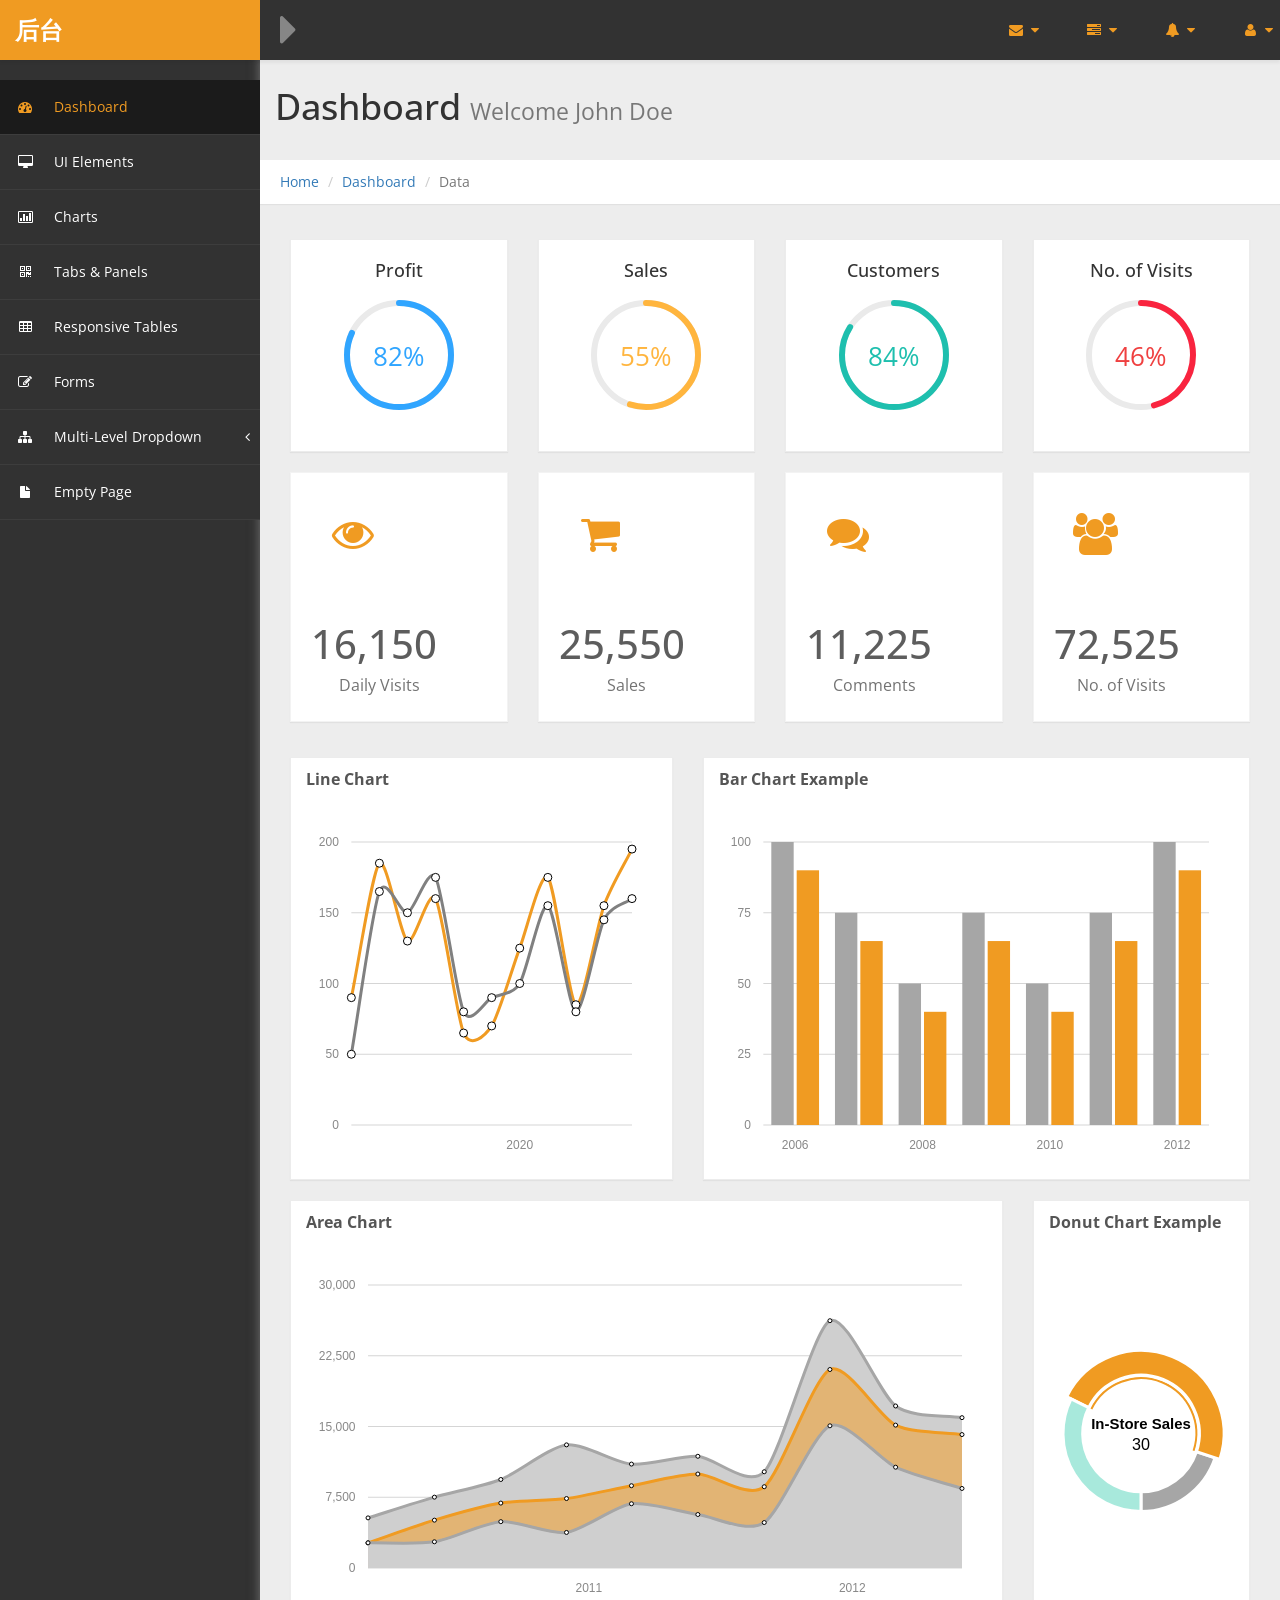
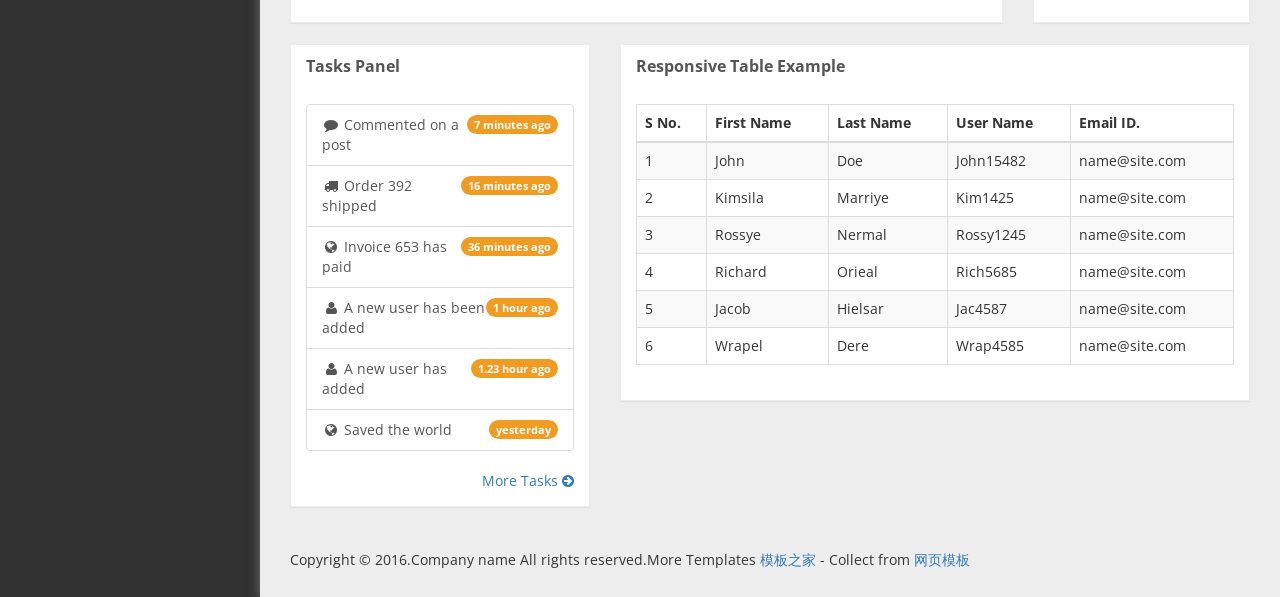
<file: ycft/src/main/webapp/backstage/index.html>
﻿<!DOCTYPE html>
<html xmlns="http://www.w3.org/1999/xhtml">

<head>
    <meta charset="utf-8" />
    <meta name="viewport" content="width=device-width, initial-scale=1.0" />
    <title>cssmoban</title>
    <!-- Bootstrap Styles-->
    <link href="assets/css/bootstrap.css" rel="stylesheet" />
    <!-- FontAwesome Styles-->
    <link href="assets/css/font-awesome.css" rel="stylesheet" />
    <!-- Morris Chart Styles-->
    <link href="assets/js/morris/morris-0.4.3.min.css" rel="stylesheet" />
    <!-- Custom Styles-->
    <link href="assets/css/custom-styles.css" rel="stylesheet" />
    <!-- Google Fonts-->
    <link href='https://fonts.googleapis.com/css?family=Open+Sans' rel='stylesheet' type='text/css' />
    <link rel="stylesheet" href="assets/js/Lightweight-Chart/cssCharts.css"> 
</head>

<body>
    <div id="wrapper">
        <nav class="navbar navbar-default top-navbar" role="navigation">
            <div class="navbar-header">
                <button type="button" class="navbar-toggle" data-toggle="collapse" data-target=".sidebar-collapse">
                    <span class="sr-only">Toggle navigation</span>
                    <span class="icon-bar"></span>
                    <span class="icon-bar"></span>
                    <span class="icon-bar"></span>
                </button>
                <a class="navbar-brand" href="index.html"><strong>后台</strong></a>
				
		<div id="sideNav" href=""><i class="fa fa-caret-right"></i></div>
            </div>

            <ul class="nav navbar-top-links navbar-right">
                <li class="dropdown">
                    <a class="dropdown-toggle" data-toggle="dropdown" href="#" aria-expanded="false">
                        <i class="fa fa-envelope fa-fw"></i> <i class="fa fa-caret-down"></i>
                    </a>
                    <ul class="dropdown-menu dropdown-messages">
                        <li>
                            <a href="#">
                                <div>
                                    <strong>John Doe</strong>
                                    <span class="pull-right text-muted">
                                        <em>Today</em>
                                    </span>
                                </div>
                                <div>Lorem Ipsum has been the industry's standard dummy text ever since the 1500s...</div>
                            </a>
                        </li>
                        <li class="divider"></li>
                        <li>
                            <a href="#">
                                <div>
                                    <strong>John Smith</strong>
                                    <span class="pull-right text-muted">
                                        <em>Yesterday</em>
                                    </span>
                                </div>
                                <div>Lorem Ipsum has been the industry's standard dummy text ever since an kwilnw...</div>
                            </a>
                        </li>
                        <li class="divider"></li>
                        <li>
                            <a href="#">
                                <div>
                                    <strong>John Smith</strong>
                                    <span class="pull-right text-muted">
                                        <em>Yesterday</em>
                                    </span>
                                </div>
                                <div>Lorem Ipsum has been the industry's standard dummy text ever since the...</div>
                            </a>
                        </li>
                        <li class="divider"></li>
                        <li>
                            <a class="text-center" href="#">
                                <strong>Read All Messages</strong>
                                <i class="fa fa-angle-right"></i>
                            </a>
                        </li>
                    </ul>
                    <!-- /.dropdown-messages -->
                </li>
                <!-- /.dropdown -->
                <li class="dropdown">
                    <a class="dropdown-toggle" data-toggle="dropdown" href="#" aria-expanded="false">
                        <i class="fa fa-tasks fa-fw"></i> <i class="fa fa-caret-down"></i>
                    </a>
                    <ul class="dropdown-menu dropdown-tasks">
                        <li>
                            <a href="#">
                                <div>
                                    <p>
                                        <strong>Task 1</strong>
                                        <span class="pull-right text-muted">60% Complete</span>
                                    </p>
                                    <div class="progress progress-striped active">
                                        <div class="progress-bar progress-bar-success" role="progressbar" aria-valuenow="60" aria-valuemin="0" aria-valuemax="100" style="width: 60%">
                                            <span class="sr-only">60% Complete (success)</span>
                                        </div>
                                    </div>
                                </div>
                            </a>
                        </li>
                        <li class="divider"></li>
                        <li>
                            <a href="#">
                                <div>
                                    <p>
                                        <strong>Task 2</strong>
                                        <span class="pull-right text-muted">28% Complete</span>
                                    </p>
                                    <div class="progress progress-striped active">
                                        <div class="progress-bar progress-bar-info" role="progressbar" aria-valuenow="28" aria-valuemin="0" aria-valuemax="100" style="width: 28%">
                                            <span class="sr-only">28% Complete</span>
                                        </div>
                                    </div>
                                </div>
                            </a>
                        </li>
                        <li class="divider"></li>
                        <li>
                            <a href="#">
                                <div>
                                    <p>
                                        <strong>Task 3</strong>
                                        <span class="pull-right text-muted">60% Complete</span>
                                    </p>
                                    <div class="progress progress-striped active">
                                        <div class="progress-bar progress-bar-warning" role="progressbar" aria-valuenow="60" aria-valuemin="0" aria-valuemax="100" style="width: 60%">
                                            <span class="sr-only">60% Complete (warning)</span>
                                        </div>
                                    </div>
                                </div>
                            </a>
                        </li>
                        <li class="divider"></li>
                        <li>
                            <a href="#">
                                <div>
                                    <p>
                                        <strong>Task 4</strong>
                                        <span class="pull-right text-muted">85% Complete</span>
                                    </p>
                                    <div class="progress progress-striped active">
                                        <div class="progress-bar progress-bar-danger" role="progressbar" aria-valuenow="85" aria-valuemin="0" aria-valuemax="100" style="width: 85%">
                                            <span class="sr-only">85% Complete (danger)</span>
                                        </div>
                                    </div>
                                </div>
                            </a>
                        </li>
                        <li class="divider"></li>
                        <li>
                            <a class="text-center" href="#">
                                <strong>See All Tasks</strong>
                                <i class="fa fa-angle-right"></i>
                            </a>
                        </li>
                    </ul>
                    <!-- /.dropdown-tasks -->
                </li>
                <!-- /.dropdown -->
                <li class="dropdown">
                    <a class="dropdown-toggle" data-toggle="dropdown" href="#" aria-expanded="false">
                        <i class="fa fa-bell fa-fw"></i> <i class="fa fa-caret-down"></i>
                    </a>
                    <ul class="dropdown-menu dropdown-alerts">
                        <li>
                            <a href="#">
                                <div>
                                    <i class="fa fa-comment fa-fw"></i> New Comment
                                    <span class="pull-right text-muted small">4 min</span>
                                </div>
                            </a>
                        </li>
                        <li class="divider"></li>
                        <li>
                            <a href="#">
                                <div>
                                    <i class="fa fa-twitter fa-fw"></i> 3 New Followers
                                    <span class="pull-right text-muted small">12 min</span>
                                </div>
                            </a>
                        </li>
                        <li class="divider"></li>
                        <li>
                            <a href="#">
                                <div>
                                    <i class="fa fa-envelope fa-fw"></i> Message Sent
                                    <span class="pull-right text-muted small">4 min</span>
                                </div>
                            </a>
                        </li>
                        <li class="divider"></li>
                        <li>
                            <a href="#">
                                <div>
                                    <i class="fa fa-tasks fa-fw"></i> New Task
                                    <span class="pull-right text-muted small">4 min</span>
                                </div>
                            </a>
                        </li>
                        <li class="divider"></li>
                        <li>
                            <a href="#">
                                <div>
                                    <i class="fa fa-upload fa-fw"></i> Server Rebooted
                                    <span class="pull-right text-muted small">4 min</span>
                                </div>
                            </a>
                        </li>
                        <li class="divider"></li>
                        <li>
                            <a class="text-center" href="#">
                                <strong>See All Alerts</strong>
                                <i class="fa fa-angle-right"></i>
                            </a>
                        </li>
                    </ul>
                    <!-- /.dropdown-alerts -->
                </li>
                <!-- /.dropdown -->
                <li class="dropdown">
                    <a class="dropdown-toggle" data-toggle="dropdown" href="#" aria-expanded="false">
                        <i class="fa fa-user fa-fw"></i> <i class="fa fa-caret-down"></i>
                    </a>
                    <ul class="dropdown-menu dropdown-user">
                        <li><a href="#"><i class="fa fa-user fa-fw"></i> User Profile</a>
                        </li>
                        <li><a href="#"><i class="fa fa-gear fa-fw"></i> Settings</a>
                        </li>
                        <li class="divider"></li>
                        <li><a href="#"><i class="fa fa-sign-out fa-fw"></i> Logout</a>
                        </li>
                    </ul>
                    <!-- /.dropdown-user -->
                </li>
                <!-- /.dropdown -->
            </ul>
        </nav>
        <!--/. NAV TOP  -->
        <nav class="navbar-default navbar-side" role="navigation">
            <div class="sidebar-collapse">
                <ul class="nav" id="main-menu">
                    <li>
                        <a class="active-menu" href="index.html"><i class="fa fa-dashboard"></i> Dashboard</a>
                    </li>
                    <li>
                        <a href="ui-elements.html"><i class="fa fa-desktop"></i> UI Elements</a>
                    </li>
					<li>
                        <a href="chart.html"><i class="fa fa-bar-chart-o"></i> Charts</a>
                    </li>
                    <li>
                        <a href="tab-panel.html"><i class="fa fa-qrcode"></i> Tabs & Panels</a>
                    </li>
                    
                    <li>
                        <a href="table.html"><i class="fa fa-table"></i> Responsive Tables</a>
                    </li>
                    <li>
                        <a href="form.html"><i class="fa fa-edit"></i> Forms </a>
                    </li>


                    <li>
                        <a href="#"><i class="fa fa-sitemap"></i> Multi-Level Dropdown<span class="fa arrow"></span></a>
                        <ul class="nav nav-second-level">
                            <li>
                                <a href="#">Second Level Link</a>
                            </li>
                            <li>
                                <a href="#">Second Level Link</a>
                            </li>
                            <li>
                                <a href="#">Second Level Link<span class="fa arrow"></span></a>
                                <ul class="nav nav-third-level">
                                    <li>
                                        <a href="#">Third Level Link</a>
                                    </li>
                                    <li>
                                        <a href="#">Third Level Link</a>
                                    </li>
                                    <li>
                                        <a href="#">Third Level Link</a>
                                    </li>

                                </ul>

                            </li>
                        </ul>
                    </li>
                    <li>
                        <a href="empty.html"><i class="fa fa-fw fa-file"></i> Empty Page</a>
                    </li>
                </ul>

            </div>

        </nav>
        <!-- /. NAV SIDE  -->
      
		<div id="page-wrapper">
		  <div class="header"> 
                        <h1 class="page-header">
                            Dashboard <small>Welcome John Doe</small>
                        </h1>
						<ol class="breadcrumb">
					  <li><a href="#">Home</a></li>
					  <li><a href="#">Dashboard</a></li>
					  <li class="active">Data</li>
					</ol> 
									
		</div>
            <div id="page-inner">

                <!-- /. ROW  -->
	
		<div class="row">
			<div class="col-xs-6 col-md-3">
				<div class="panel panel-default">
					<div class="panel-body easypiechart-panel">
						<h4>Profit</h4>
						<div class="easypiechart" id="easypiechart-blue" data-percent="82" ><span class="percent">82%</span>
						</div>
					</div>
				</div>
			</div>
			<div class="col-xs-6 col-md-3">
				<div class="panel panel-default">
					<div class="panel-body easypiechart-panel">
						<h4>Sales</h4>
						<div class="easypiechart" id="easypiechart-orange" data-percent="55" ><span class="percent">55%</span>
						</div>
					</div>
				</div>
			</div>
			<div class="col-xs-6 col-md-3">
				<div class="panel panel-default">
					<div class="panel-body easypiechart-panel">
						<h4>Customers</h4>
						<div class="easypiechart" id="easypiechart-teal" data-percent="84" ><span class="percent">84%</span>
						</div>
					</div>
				</div>
			</div>
			<div class="col-xs-6 col-md-3">
				<div class="panel panel-default">
					<div class="panel-body easypiechart-panel">
						<h4>No. of Visits</h4>
						<div class="easypiechart" id="easypiechart-red" data-percent="46" ><span class="percent">46%</span>
						</div>
					</div>
				</div>
			</div>
		</div><!--/.row-->
			
		
                <div class="row">
                    <div class="col-md-3 col-sm-12 col-xs-12">
                        <div class="panel panel-primary text-center no-boder blue">
                            <div class="panel-left pull-left blue">
                                <i class="fa fa-eye fa-5x"></i>
                                
                            </div>
                            <div class="panel-right">
								<h3>16,150</h3>
                               <strong> Daily Visits</strong>
                            </div>
                        </div>
                    </div>
                    <div class="col-md-3 col-sm-12 col-xs-12">
                        <div class="panel panel-primary text-center no-boder blue">
                              <div class="panel-left pull-left blue">
                                <i class="fa fa-shopping-cart fa-5x"></i>
								</div>
                                
                            <div class="panel-right">
							<h3>25,550 </h3>
                               <strong> Sales</strong>

                            </div>
                        </div>
                    </div>
                    <div class="col-md-3 col-sm-12 col-xs-12">
                        <div class="panel panel-primary text-center no-boder blue">
                            <div class="panel-left pull-left blue">
                                <i class="fa fa fa-comments fa-5x"></i>
                               
                            </div>
                            <div class="panel-right">
							 <h3>11,225 </h3>
                               <strong> Comments </strong>

                            </div>
                        </div>
                    </div>
                    <div class="col-md-3 col-sm-12 col-xs-12">
                        <div class="panel panel-primary text-center no-boder blue">
                            <div class="panel-left pull-left blue">
                                <i class="fa fa-users fa-5x"></i>
                                
                            </div>
                            <div class="panel-right">
							<h3>72,525 </h3>
                             <strong>No. of Visits</strong>

                            </div>
                        </div>
                    </div>
                </div>
				
				<div class="row">
				<div class="col-md-5">
						<div class="panel panel-default">
						<div class="panel-heading">
							Line Chart
						</div>
						<div class="panel-body">
							<div id="morris-line-chart"></div>
						</div>						
					</div>   
					</div>		
					
						<div class="col-md-7">
					<div class="panel panel-default">
					<div class="panel-heading">
                                Bar Chart Example
                            </div>
                            <div class="panel-body">
                                <div id="morris-bar-chart"></div>
                            </div>
						
					</div>  
					</div>
					
				</div> 
			 
				
				
                <div class="row">
                    <div class="col-md-9 col-sm-12 col-xs-12">
                        <div class="panel panel-default">                            
							<div class="panel-heading">
							Area Chart
						</div>
						<div class="panel-body">
							<div id="morris-area-chart"></div>
						</div>
                        </div>
                    </div>
                    <div class="col-md-3 col-sm-12 col-xs-12">
                        <div class="panel panel-default">
                            <div class="panel-heading">
                                Donut Chart Example
                            </div>
                            <div class="panel-body">
                                <div id="morris-donut-chart"></div>
                            </div>
                        </div>
                    </div>

                </div>
				<div class="row">
				<div class="col-md-12">
				
					</div>		
				</div> 	
                <!-- /. ROW  -->

	   
				
				
				
                <div class="row">
                    <div class="col-md-4 col-sm-12 col-xs-12">
                        <div class="panel panel-default">
                            <div class="panel-heading">
                                Tasks Panel
                            </div>
                            <div class="panel-body">
                                <div class="list-group">

                                    <a href="#" class="list-group-item">
                                        <span class="badge">7 minutes ago</span>
                                        <i class="fa fa-fw fa-comment"></i> Commented on a post
                                    </a>
                                    <a href="#" class="list-group-item">
                                        <span class="badge">16 minutes ago</span>
                                        <i class="fa fa-fw fa-truck"></i> Order 392 shipped
                                    </a>
                                    <a href="#" class="list-group-item">
                                        <span class="badge">36 minutes ago</span>
                                        <i class="fa fa-fw fa-globe"></i> Invoice 653 has paid
                                    </a>
                                    <a href="#" class="list-group-item">
                                        <span class="badge">1 hour ago</span>
                                        <i class="fa fa-fw fa-user"></i> A new user has been added
                                    </a>
                                    <a href="#" class="list-group-item">
                                        <span class="badge">1.23 hour ago</span>
                                        <i class="fa fa-fw fa-user"></i> A new user has added
                                    </a>
                                    <a href="#" class="list-group-item">
                                        <span class="badge">yesterday</span>
                                        <i class="fa fa-fw fa-globe"></i> Saved the world
                                    </a>
                                </div>
                                <div class="text-right">
                                    <a href="#">More Tasks <i class="fa fa-arrow-circle-right"></i></a>
                                </div>
                            </div>
                        </div>

                    </div>
                    <div class="col-md-8 col-sm-12 col-xs-12">

                        <div class="panel panel-default">
                            <div class="panel-heading">
                                Responsive Table Example
                            </div> 
                            <div class="panel-body">
                                <div class="table-responsive">
                                    <table class="table table-striped table-bordered table-hover">
                                        <thead>
                                            <tr>
                                                <th>S No.</th>
                                                <th>First Name</th>
                                                <th>Last Name</th>
                                                <th>User Name</th>
                                                <th>Email ID.</th>
                                            </tr>
                                        </thead>
                                        <tbody>
                                            <tr>
                                                <td>1</td>
                                                <td>John</td>
                                                <td>Doe</td>
                                                <td>John15482</td>
                                                <td>name@site.com</td>
                                            </tr>
                                            <tr>
                                                <td>2</td>
                                                <td>Kimsila</td>
                                                <td>Marriye</td>
                                                <td>Kim1425</td>
                                                <td>name@site.com</td>
                                            </tr>
                                            <tr>
                                                <td>3</td>
                                                <td>Rossye</td>
                                                <td>Nermal</td>
                                                <td>Rossy1245</td>
                                                <td>name@site.com</td>
                                            </tr>
                                            <tr>
                                                <td>4</td>
                                                <td>Richard</td>
                                                <td>Orieal</td>
                                                <td>Rich5685</td>
                                                <td>name@site.com</td>
                                            </tr>
                                            <tr>
                                                <td>5</td>
                                                <td>Jacob</td>
                                                <td>Hielsar</td>
                                                <td>Jac4587</td>
                                                <td>name@site.com</td>
                                            </tr>
                                            <tr>
                                                <td>6</td>
                                                <td>Wrapel</td>
                                                <td>Dere</td>
                                                <td>Wrap4585</td>
                                                <td>name@site.com</td>
                                            </tr>

                                        </tbody>
                                    </table>
                                </div>
                            </div>
                        </div>

                    </div>
                </div>
                <!-- /. ROW  -->
			
		
				<footer><p>Copyright &copy; 2016.Company name All rights reserved.More Templates <a href="http://www.cssmoban.com/" target="_blank" title="模板之家">模板之家</a> - Collect from <a href="http://www.cssmoban.com/" title="网页模板" target="_blank">网页模板</a></p>
				
        
				</footer>
            </div>
            <!-- /. PAGE INNER  -->
        </div>
        <!-- /. PAGE WRAPPER  -->
    </div>
    <!-- /. WRAPPER  -->
    <!-- JS Scripts-->
    <!-- jQuery Js -->
    <script src="assets/js/jquery-1.10.2.js"></script>
    <!-- Bootstrap Js -->
    <script src="assets/js/bootstrap.min.js"></script>
	 
    <!-- Metis Menu Js -->
    <script src="assets/js/jquery.metisMenu.js"></script>
    <!-- Morris Chart Js -->
    <script src="assets/js/morris/raphael-2.1.0.min.js"></script>
    <script src="assets/js/morris/morris.js"></script>
	
	
	<script src="assets/js/easypiechart.js"></script>
	<script src="assets/js/easypiechart-data.js"></script>
	
	 <script src="assets/js/Lightweight-Chart/jquery.chart.js"></script>
	
    <!-- Custom Js -->
    <script src="assets/js/custom-scripts.js"></script>

      <script>
    
      </script>

</body>

</html>
</file>
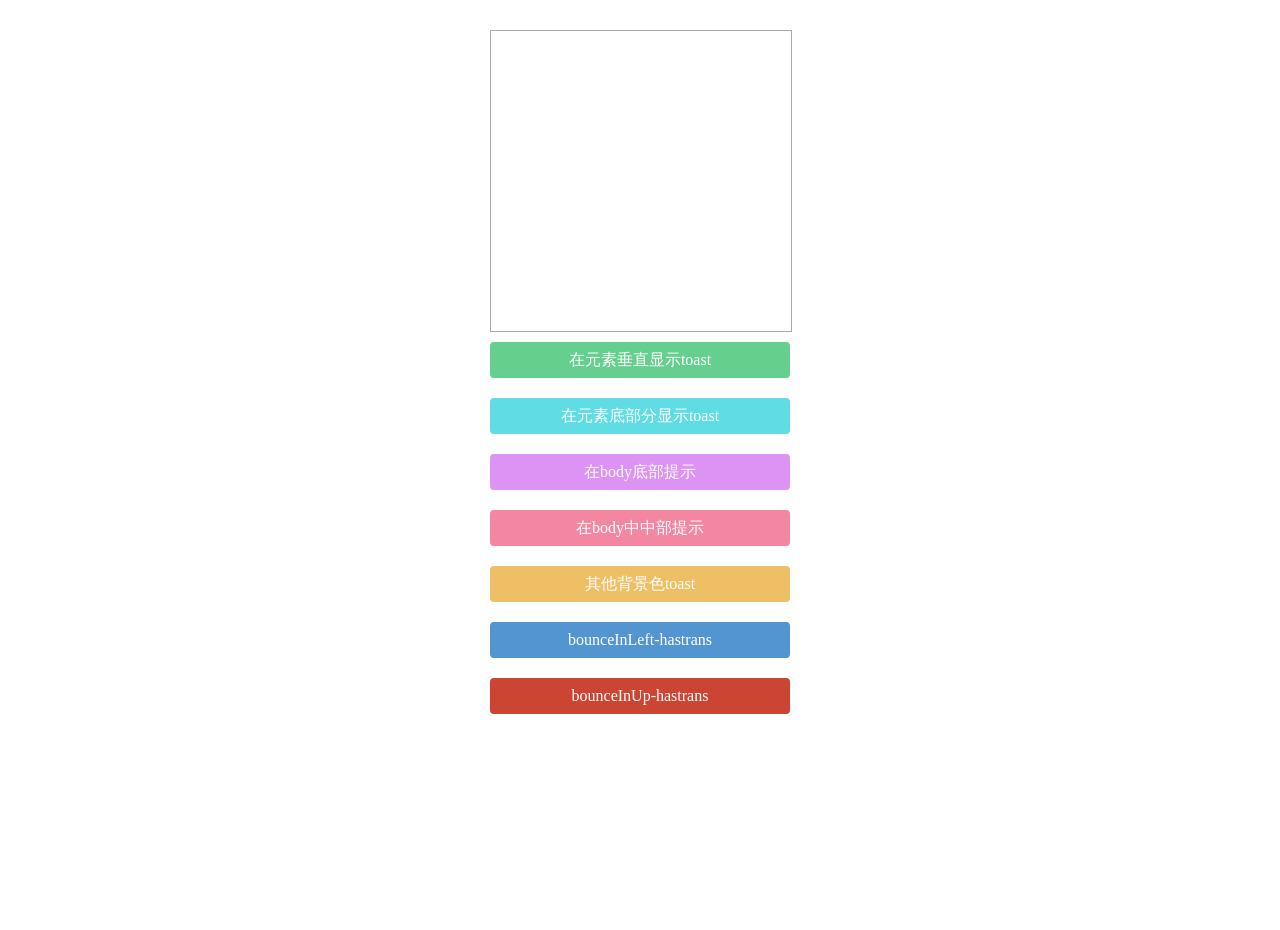
<file: ycft/src/main/webapp/plugin/toast/index.html>
<!DOCTYPE html>
<html lang="en" style="height: 100%">
<head>
	<meta charset="UTF-8">
	<title>滚动菜单兼容PC 移动端</title>
	<meta name="viewport" content="width=device-width, initial-scale=1.0,maximum-scale=1.0, user-scalable=no"/>
	<link rel="stylesheet" href="css/toast.css">
	<style>
		.test{
			margin: 50px auto;
		}
		.test div{
			width: 300px;
		}
	</style>
</head>
<body style="margin: 0;width: 100%;min-height: 100%">
	<div class="test" style="width: 300px;height: auto;margin-top: 30px">
		<div class="toast_div" style="width:300px;height:300px;border:1px solid #aaa;margin-top: 20px;margin:0 auto"></div>
		<div onclick="showtoastFromDiv()" style="display: inline-block;background: #65D08E;color:#fff;padding:10px 0;text-align: center;cursor: pointer;margin: 10px 0;border-radius: 4px;line-height: inherit;">在元素垂直显示toast</div>
		<div onclick="showtoastFromDivbottom()" style="display: inline-block;background: #60DDE4;color:#fff;padding:10px 0;text-align: center;cursor: pointer;margin: 10px 0;border-radius: 4px;line-height: inherit;">在元素底部分显示toast</div>
		<div onclick="showtoastFromDocument()" style="display: inline-block;background: #DC93F4;color:#fff;padding:10px 0;text-align: center;cursor: pointer;margin: 10px 0;border-radius: 4px;line-height: inherit;">在body底部提示</div>
		<div onclick="showtoastFromDocumentCenter()" style="display: inline-block;background: #F387A1;color:#fff;padding:10px 0;text-align: center;cursor: pointer;margin: 10px 0;border-radius: 4px;line-height: inherit;">在body中中部提示</div>
		<div onclick="toastbackground()" style="display: inline-block;background: #EFBF66;color:#fff;padding:10px 0;text-align: center;cursor: pointer;margin: 10px 0;border-radius: 4px;line-height: inherit;">其他背景色toast</div>
		<div onclick="bounceInLeft()" style="display: inline-block;background: #5395D1;color:#fff;padding:10px 0;text-align: center;cursor: pointer;margin: 10px 0;border-radius: 4px;line-height: inherit;">bounceInLeft-hastrans</div>
		<div onclick="bounceInUp()" style="display: inline-block;background: #CC4532;color:#fff;padding:10px 0;text-align: center;cursor: pointer;margin: 10px 0;border-radius: 4px;line-height: inherit;">bounceInUp-hastrans</div>
	</div>
</body>

<script src="http://www.jq22.com/jquery/jquery-1.10.2.js"></script>
<script src="js/toast.js"></script>
<script>
	function showtoastFromDiv(){
		$('.toast_div').toast({
			content:'这是默认的提示信息',
			duration:1000
		});
	}

	function showtoastFromDivbottom(){
		$('.toast_div').toast({
			content:'这是默认的提示信息',
			duration:3000,
			isCenter:false,
			animateIn:'bounceIn-hastrans',
			animateOut:'bounceOut-hastrans',
		});
	}

	function showtoastFromDocument(){
		showMessage('这是提示消息哈！');
	}

	function showtoastFromDocumentCenter(){
		showMessage('这是提示消息哈！',3000,true,'bounceInUp-hastrans','bounceOutDown-hastrans');
	}

	function toastbackground() {
		$('body').toast({
			position:'fixed',
			content:'这是默认的提示信息',
			duration:3000,
			isCenter:false,
			background:'rgba(230,0,0,0.5)',
			animateIn:'bounceIn-hastrans',
			animateOut:'bounceOut-hastrans',
		});
	}

	function bounceInLeft(){
		$('body').toast({
			position:'fixed',
			content:'这是默认的提示信息',
			duration:3000,
			isCenter:false,
			background:'rgba(230,0,0,0.5)',
			animateIn:'bounceInLeft-hastrans',
			animateOut:'bounceOutRight-hastrans',
		});
	}

	function bounceInUp(){
		$('body').toast({
			position:'fixed',
			content:'这是默认的提示信息',
			duration:3000,
			isCenter:false,
			background:'#4EA44E',
			animateIn:'bounceInUp-hastrans',
			animateOut:'bounceOutDown-hastrans',
		});
	}
</script>
</html>
</file>
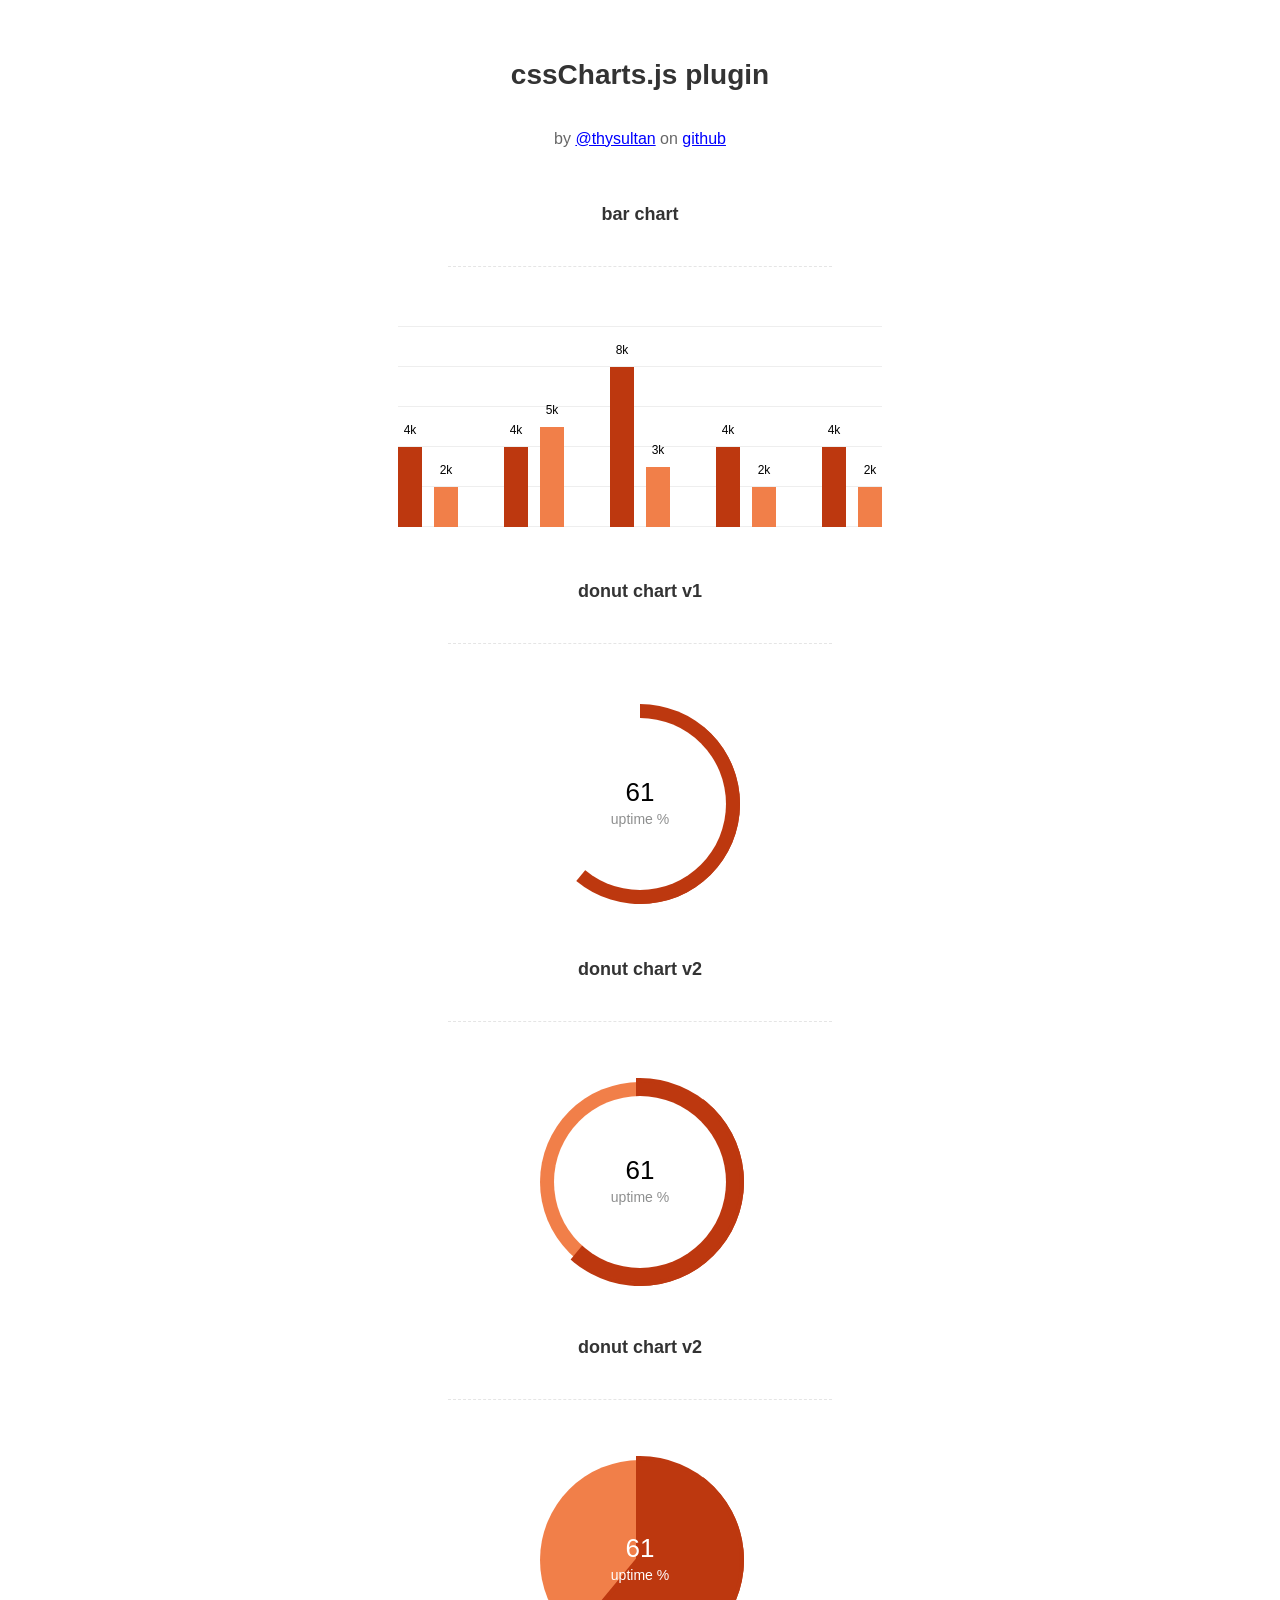
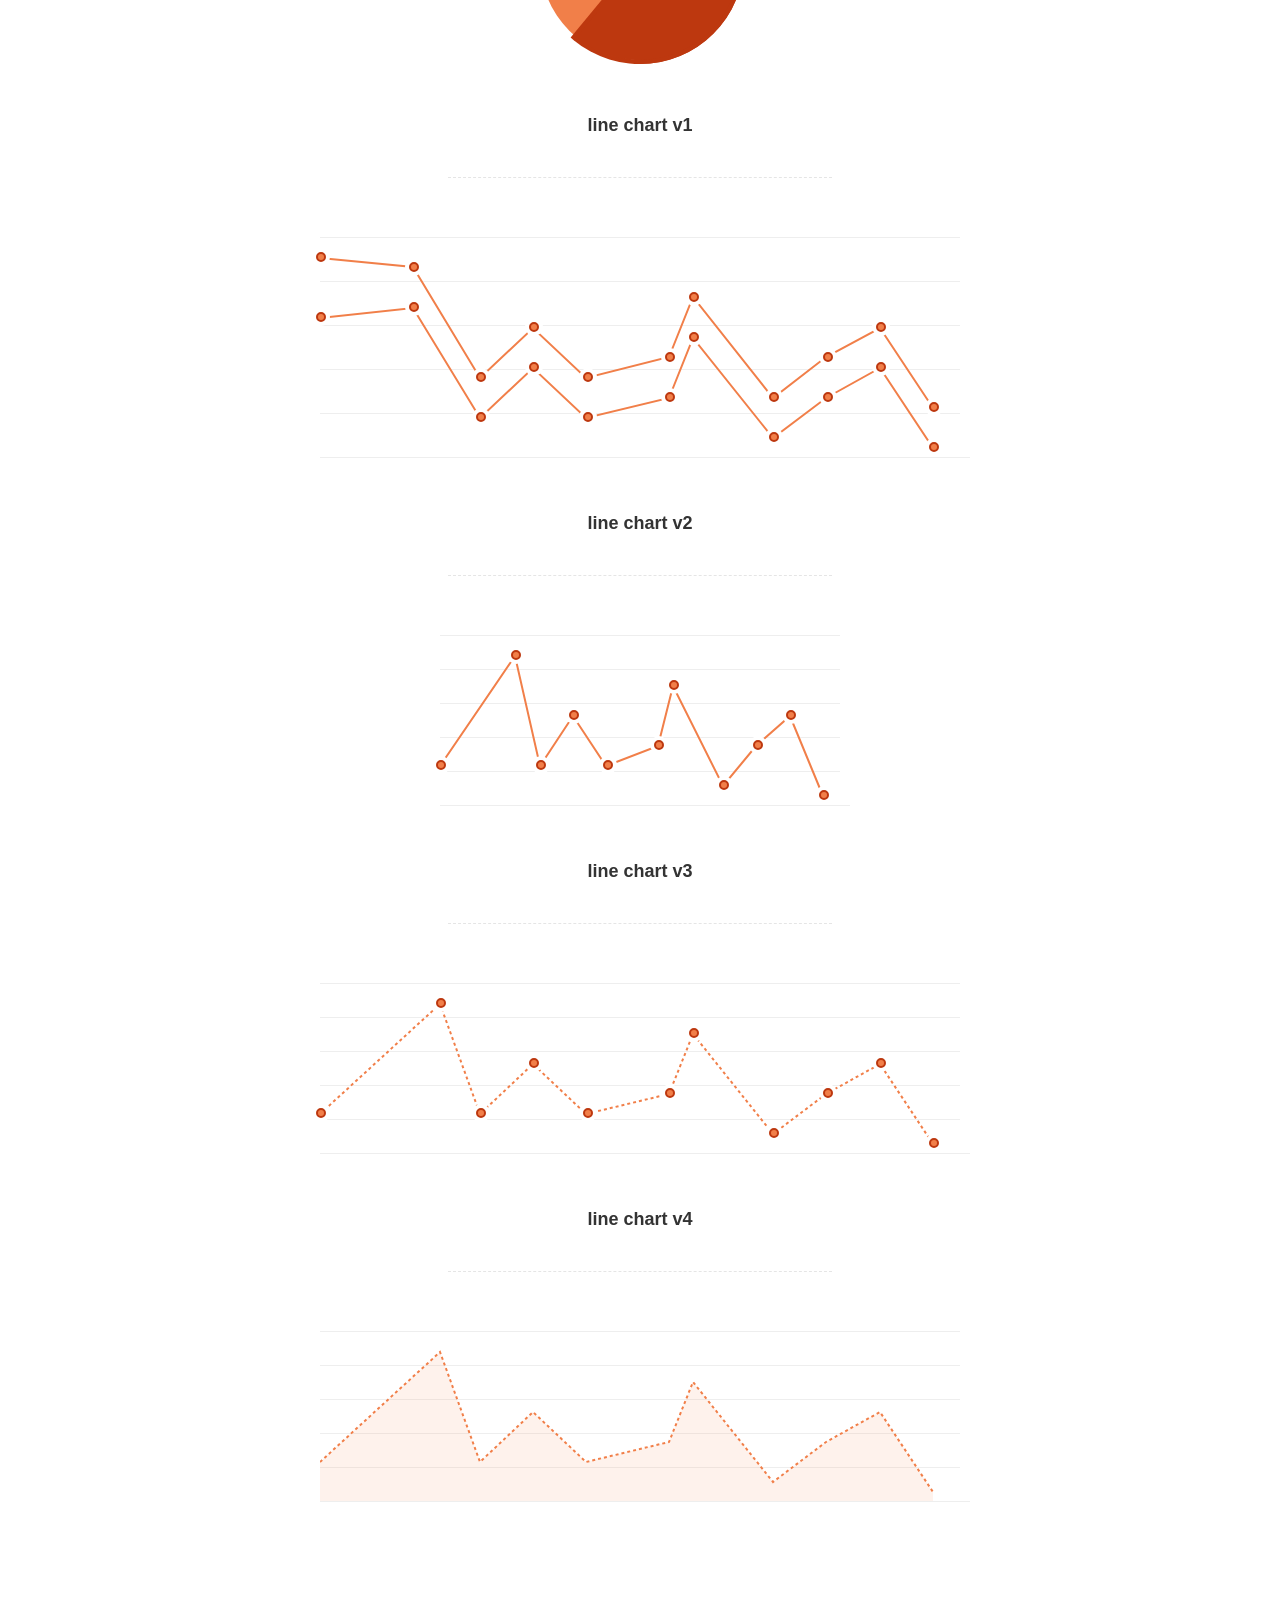
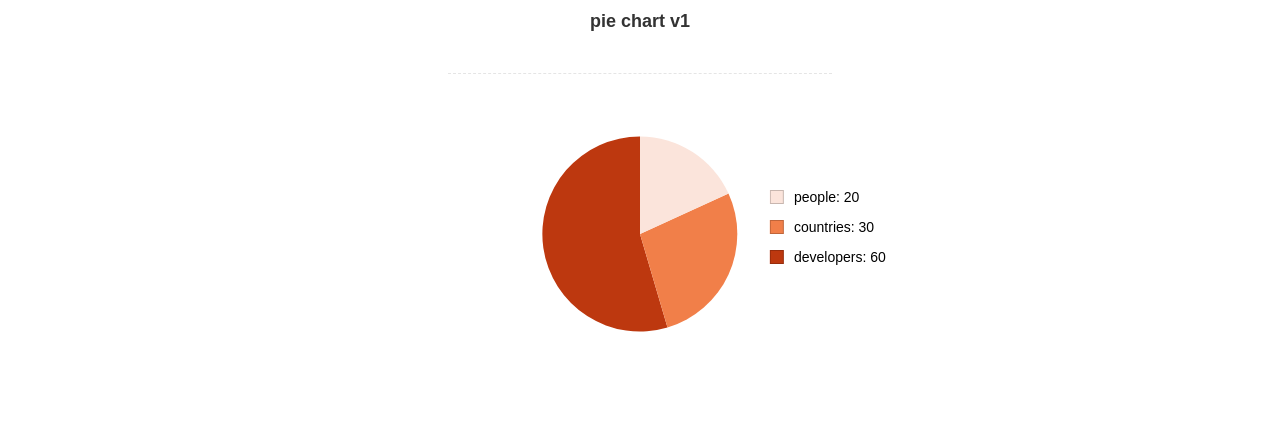
<file: ycft/src/main/webapp/backstage/assets/js/Lightweight-Chart/index.html>
<!doctype html>
<html>
    <head>
        <meta charset="utf-8">
        <meta name="description" content="A jquery plugin to create simple donut, bar or line charts with dom nodes, style with css.">
        <meta name="viewport" content="width=device-width, initial-scale=1">
        <title>cssCharts.js - jquery css charts</title>
        <script src="https://ajax.googleapis.com/ajax/libs/jquery/2.1.3/jquery.min.js"></script>

        <link rel="stylesheet" href="cssCharts.css">
        <script src="jquery.chart.js"></script>

        <style>
          /* page specific styles*/
          h1{text-align:center;font-family:sans-serif;font-size:28px;color:#333;padding:40px 0 0 0;}
          h2{text-align:center;font-family:sans-serif;font-size:18px;color:#333;padding:40px 0 0 0;}
          hr{width:60%;height:1px;background:none;border:none;border-bottom:1px dashed rgba(0,0,0,0.1);outline:none;margin:40px auto 60px auto;}

          .desc p{text-align:center;font-size:16px;color:rgba(0,0,0,0.6);padding:20px 0 0 0;font-family:sans-serif;}
          .desc a{color:blue;}
          .wrap{margin:0 auto;width:640px;padding-bottom:100px;}
          #line{width:400px;}
          /* page specific styles*/
        </style>
    </head>
    <body>
      <div class="wrap">

        <div class="desc">
          <h1>cssCharts.js plugin</h1><p>by
          <a href="http://twitter.com/thysultan">@thysultan</a> on
          <a href="https://github.com/sultantarimo/cssCharts.js">github</a>
        </p>
        </div>

        <h2>bar chart</h2>
        <hr>

        <div class="chart">
            <ul class="bar-chart" data-bars="[4,2],[4,5],[8,3],[4,2],[4,2]" data-max="10" data-unit="k" data-width="24"></ul>
        </div>
        <!-- data max is the 100% point of the graph -->
        <!-- set data-grid to 0 for no grid -->
        <!-- data-width is the individual bars width -->

        <h2>donut chart v1</h2>
        <hr>

        <div class="chart">
          <div class="donut-chart" data-percent="0.61" data-title="uptime %"></div>
        </div>

        <h2>donut chart v2</h2>
        <hr>

        <div class="chart">
          <div class="donut-chart fill" data-percent="0.61" data-title="uptime %"></div>
        </div>

        <h2>donut chart v2</h2>
        <hr>

        <div class="chart">
          <div class="donut-chart pie-chart fill" data-percent="0.61" data-title="uptime %"></div>
        </div>
        <!-- pie-chart class for pie chart -->
        <!-- fill class for default donut fill enabled-->

        <h2>line chart v1</h2>
        <hr>

        <div class="chart">
          <ul data-cord="[[0,70,120,160,200,262,280,340,380,420,460],[140,150,40,90,40,60,120,20,60,90,10]],[[0,70,120,160,200,262,280,340,380,420,460],[200,190,80,130,80,100,160,60,100,130,50]]"  class="line-chart"></ul>
        </div>
        <!-- multiple graphs [[x cords],[y cords]] [[x cords],[y cords]] -->

        <h2>line chart v2</h2>
        <hr>

        <div class="chart" id="line">
          <ul data-cord="[0,90,120,160,200,262,280,340,380,420,460],[40,150,40,90,40,60,120,20,60,90,10]" class="line-chart"></ul>
        </div>

        <h2>line chart v3</h2>
        <hr>

        <div class="chart dotted">
          <ul data-cord="[0,90,120,160,200,262,280,340,380,420,460],[40,150,40,90,40,60,120,20,60,90,10]" class="line-chart"></ul>
        </div>

        <h2>line chart v4</h2>
        <hr>

        <div class="chart dotted">
          <ul data-cord="[0,90,120,160,200,262,280,340,380,420,460],[40,150,40,90,40,60,120,20,60,90,10]" data-fill="1" class="line-chart no-points"></ul>
        </div>
        <!-- single graph [x cords],[y cords] -->


        <br><br><br>
        <h2>pie chart v1</h2>
        <hr>

        <div class="chart">
          <div class="pie-thychart" data-set='[["people", 20], ["countries",30], ["developers",60]]' data-colors="#FBE4DB,#F17F49,#BD380F"></div>
        </div>

      </div>

      <script>
        $(function() {
            $('.bar-chart').cssCharts({type:"bar"});
            $('.donut-chart').cssCharts({type:"donut"}).trigger('show-donut-chart');
            $('.line-chart').cssCharts({type:"line"});

            $('.pie-thychart').cssCharts({type:"pie"});
        });
      </script>
    </body>
</html>
</file>
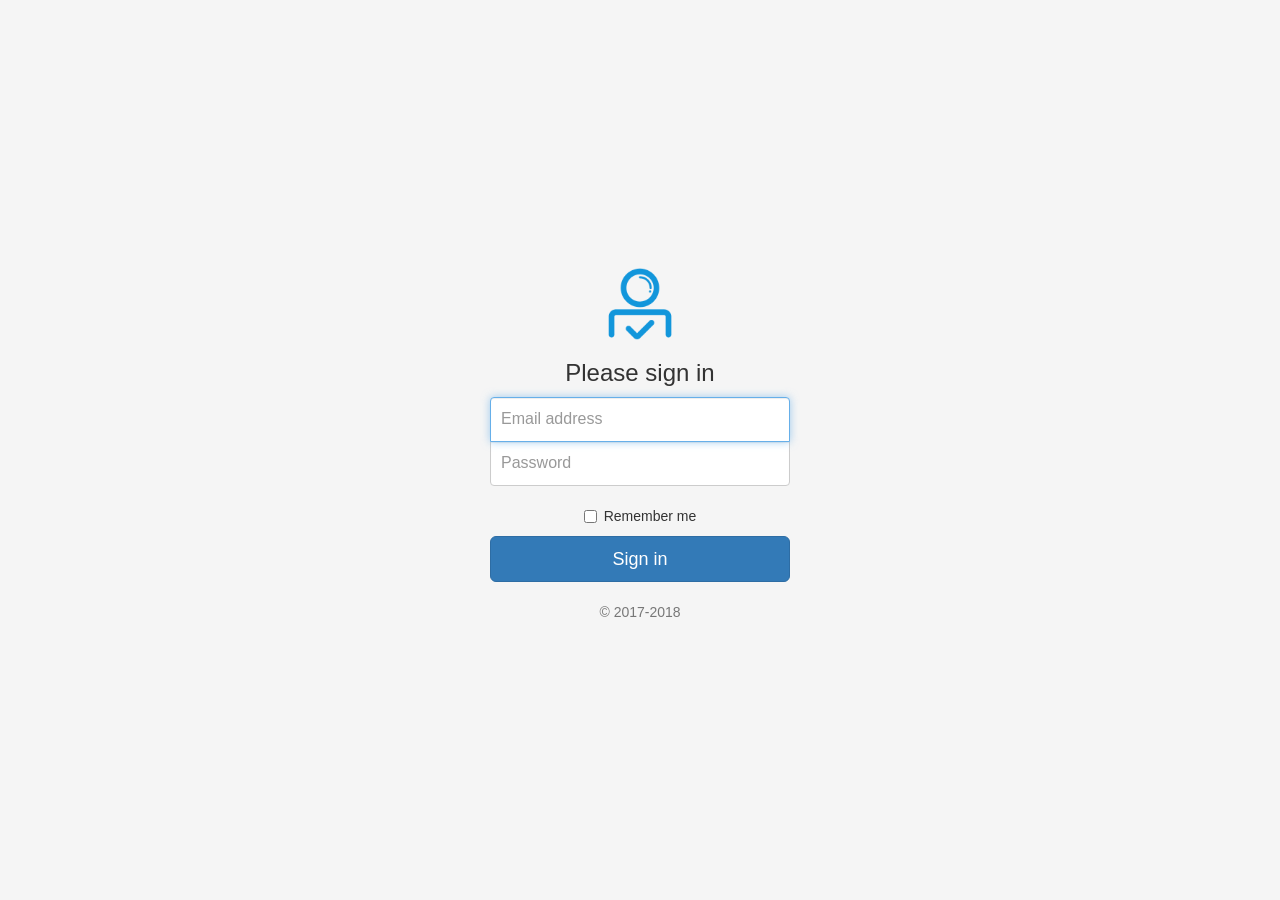
<file: ycft/src/main/webapp/login.html>
<!DOCTYPE html>
<html lang="en" dir="ltr">
  <head>
    <meta charset="utf-8">
    <meta name="viewport" content="width=device-width, initial-scale=1.0, maximum-scale=1.0, user-scalable=no">
    <title>login</title>
    <link rel="stylesheet" href="./assets/bootstrap/css/bootstrap.min.css">
    <link rel="stylesheet" href="./css/login.css">
    <script type="text/javascript" src="./assets/js/jquery.min.js"></script>
    <script type="text/javascript" src="./assets/bootstrap/js/bootstrap.min.js"></script>
  </head>
  <body class="text-center">
    <form class="form-signin">
    <div id="logo" class="mb-3">
    	<img id="logo_img" src="./images/users.png">
    </div>
    <h1 class="h3 mb-3 font-weight-normal">Please sign in</h1>
    <label for="inputEmail" class="sr-only">学	号</label>
    <input type="email" id="inputEmail" class="form-control" placeholder="Email address" required autofocus>
    <label for="inputPassword" class="sr-only">密	码</label>
    <input type="password" id="inputPassword" class="form-control" placeholder="Password" required>
    <div class="checkbox mb-3 line">
      <label>
        <input type="checkbox" value="remember-me"> Remember me
      </label>
    </div>
    <button class="btn btn-lg btn-primary btn-block" type="submit">Sign in</button>
    <div  class="mb-3 line">
    	<p class="mt-5 mb-3 text-muted">&copy; 2017-2018</p>
    </div>
  </form>
  </body>
</html>
</file>
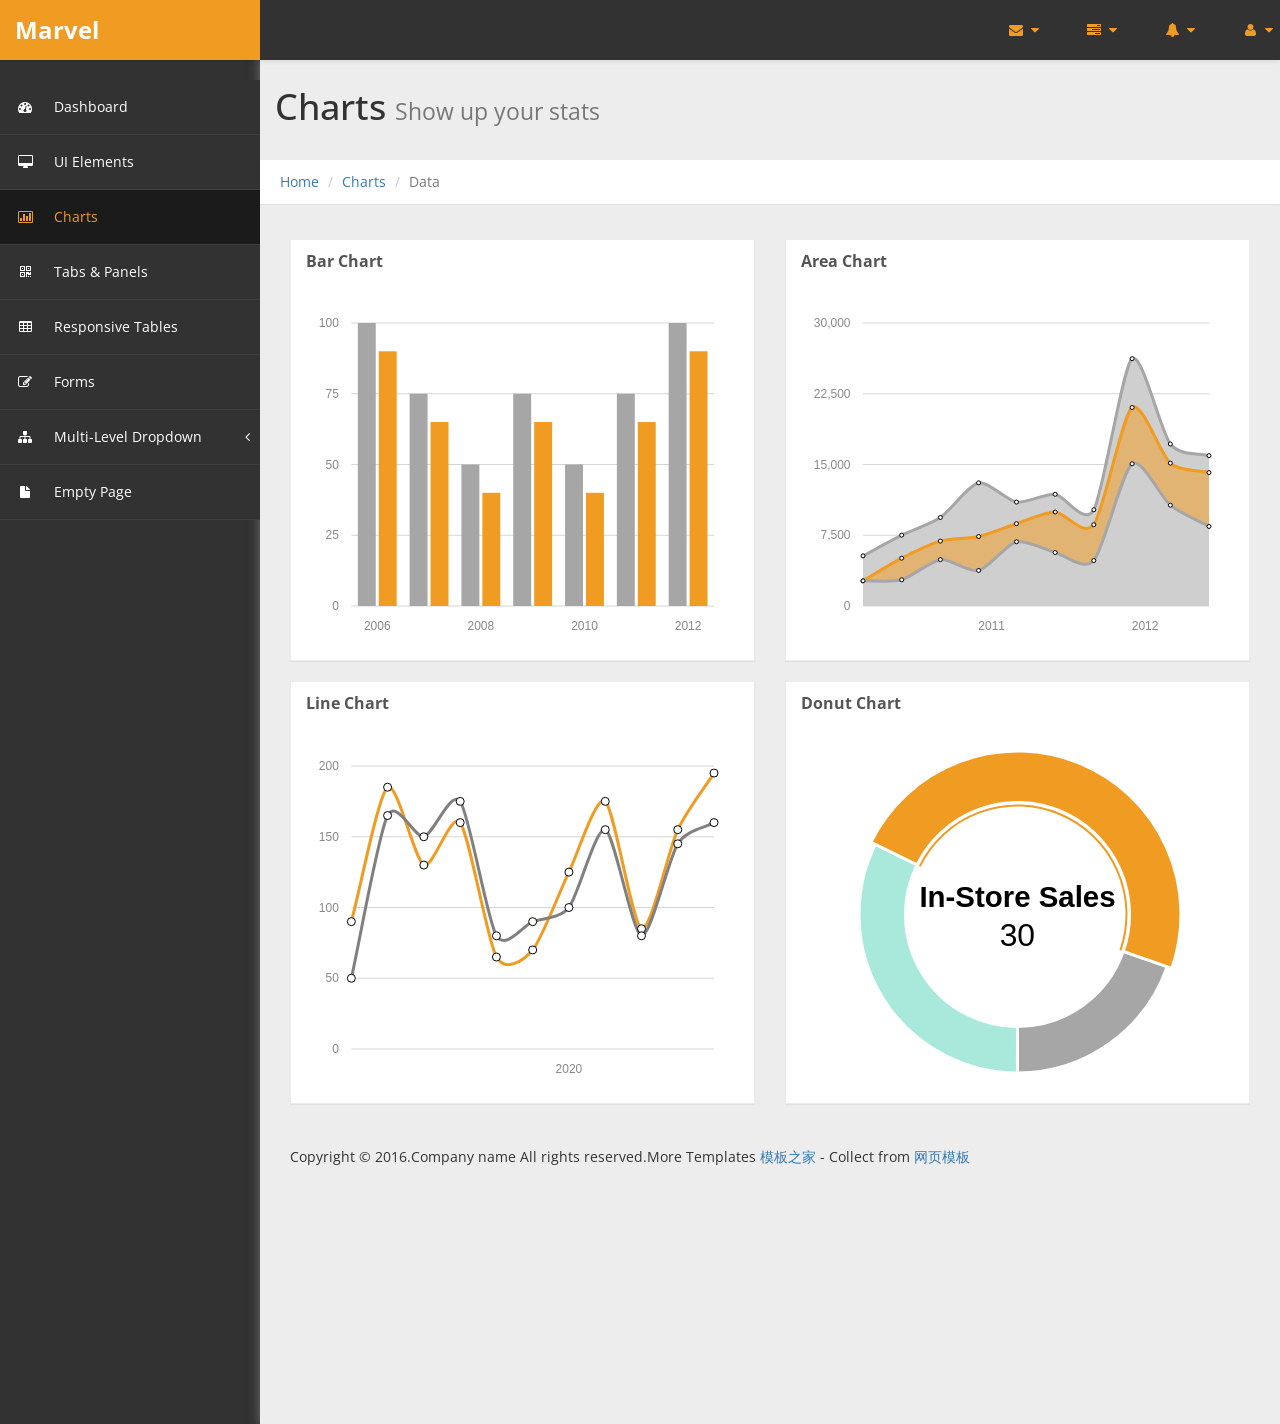
<file: ycft/src/main/webapp/backstage/chart.html>
﻿<!DOCTYPE html>
<html xmlns="http://www.w3.org/1999/xhtml">
<head>
<meta charset="utf-8" />
<meta name="viewport" content="width=device-width, initial-scale=1.0" />
<title>cssmoban</title>
<!-- Bootstrap Styles-->
<link href="assets/css/bootstrap.css" rel="stylesheet" />
 <!-- FontAwesome Styles-->
<link href="assets/css/font-awesome.css" rel="stylesheet" />
 <!-- Morris Chart Styles-->
<link href="assets/js/morris/morris-0.4.3.min.css" rel="stylesheet" />
	<!-- Custom Styles-->
<link href="assets/css/custom-styles.css" rel="stylesheet" />
 <!-- Google Fonts-->
<link href='https://fonts.googleapis.com/css?family=Open+Sans' rel='stylesheet' type='text/css' />
</head>
<body>
<div id="wrapper">
	<nav class="navbar navbar-default top-navbar" role="navigation">
		<div class="navbar-header">
			<button type="button" class="navbar-toggle" data-toggle="collapse" data-target=".sidebar-collapse">
				<span class="sr-only">Toggle navigation</span>
				<span class="icon-bar"></span>
				<span class="icon-bar"></span>
				<span class="icon-bar"></span>
			</button>
			<a class="navbar-brand" href="index.html"><strong>Marvel</strong></a>
		</div>

		<ul class="nav navbar-top-links navbar-right">
			<li class="dropdown">
				<a class="dropdown-toggle" data-toggle="dropdown" href="#" aria-expanded="false">
					<i class="fa fa-envelope fa-fw"></i> <i class="fa fa-caret-down"></i>
				</a>
				<ul class="dropdown-menu dropdown-messages">
					<li>
						<a href="#">
							<div>
								<strong>John Doe</strong>
								<span class="pull-right text-muted">
									<em>Today</em>
								</span>
							</div>
							<div>Lorem Ipsum has been the industry's standard dummy text ever since the 1500s...</div>
						</a>
					</li>
					<li class="divider"></li>
					<li>
						<a href="#">
							<div>
								<strong>John Smith</strong>
								<span class="pull-right text-muted">
									<em>Yesterday</em>
								</span>
							</div>
							<div>Lorem Ipsum has been the industry's standard dummy text ever since an kwilnw...</div>
						</a>
					</li>
					<li class="divider"></li>
					<li>
						<a href="#">
							<div>
								<strong>John Smith</strong>
								<span class="pull-right text-muted">
									<em>Yesterday</em>
								</span>
							</div>
							<div>Lorem Ipsum has been the industry's standard dummy text ever since the...</div>
						</a>
					</li>
					<li class="divider"></li>
					<li>
						<a class="text-center" href="#">
							<strong>Read All Messages</strong>
							<i class="fa fa-angle-right"></i>
						</a>
					</li>
				</ul>
				<!-- /.dropdown-messages -->
			</li>
			<!-- /.dropdown -->
			<li class="dropdown">
				<a class="dropdown-toggle" data-toggle="dropdown" href="#" aria-expanded="false">
					<i class="fa fa-tasks fa-fw"></i> <i class="fa fa-caret-down"></i>
				</a>
				<ul class="dropdown-menu dropdown-tasks">
					<li>
						<a href="#">
							<div>
								<p>
									<strong>Task 1</strong>
									<span class="pull-right text-muted">60% Complete</span>
								</p>
								<div class="progress progress-striped active">
									<div class="progress-bar progress-bar-success" role="progressbar" aria-valuenow="60" aria-valuemin="0" aria-valuemax="100" style="width: 60%">
										<span class="sr-only">60% Complete (success)</span>
									</div>
								</div>
							</div>
						</a>
					</li>
					<li class="divider"></li>
					<li>
						<a href="#">
							<div>
								<p>
									<strong>Task 2</strong>
									<span class="pull-right text-muted">28% Complete</span>
								</p>
								<div class="progress progress-striped active">
									<div class="progress-bar progress-bar-info" role="progressbar" aria-valuenow="28" aria-valuemin="0" aria-valuemax="100" style="width: 28%">
										<span class="sr-only">28% Complete</span>
									</div>
								</div>
							</div>
						</a>
					</li>
					<li class="divider"></li>
					<li>
						<a href="#">
							<div>
								<p>
									<strong>Task 3</strong>
									<span class="pull-right text-muted">60% Complete</span>
								</p>
								<div class="progress progress-striped active">
									<div class="progress-bar progress-bar-warning" role="progressbar" aria-valuenow="60" aria-valuemin="0" aria-valuemax="100" style="width: 60%">
										<span class="sr-only">60% Complete (warning)</span>
									</div>
								</div>
							</div>
						</a>
					</li>
					<li class="divider"></li>
					<li>
						<a href="#">
							<div>
								<p>
									<strong>Task 4</strong>
									<span class="pull-right text-muted">85% Complete</span>
								</p>
								<div class="progress progress-striped active">
									<div class="progress-bar progress-bar-danger" role="progressbar" aria-valuenow="85" aria-valuemin="0" aria-valuemax="100" style="width: 85%">
										<span class="sr-only">85% Complete (danger)</span>
									</div>
								</div>
							</div>
						</a>
					</li>
					<li class="divider"></li>
					<li>
						<a class="text-center" href="#">
							<strong>See All Tasks</strong>
							<i class="fa fa-angle-right"></i>
						</a>
					</li>
				</ul>
				<!-- /.dropdown-tasks -->
			</li>
			<!-- /.dropdown -->
			<li class="dropdown">
				<a class="dropdown-toggle" data-toggle="dropdown" href="#" aria-expanded="false">
					<i class="fa fa-bell fa-fw"></i> <i class="fa fa-caret-down"></i>
				</a>
				<ul class="dropdown-menu dropdown-alerts">
					<li>
						<a href="#">
							<div>
								<i class="fa fa-comment fa-fw"></i> New Comment
								<span class="pull-right text-muted small">4 min</span>
							</div>
						</a>
					</li>
					<li class="divider"></li>
					<li>
						<a href="#">
							<div>
								<i class="fa fa-twitter fa-fw"></i> 3 New Followers
								<span class="pull-right text-muted small">12 min</span>
							</div>
						</a>
					</li>
					<li class="divider"></li>
					<li>
						<a href="#">
							<div>
								<i class="fa fa-envelope fa-fw"></i> Message Sent
								<span class="pull-right text-muted small">4 min</span>
							</div>
						</a>
					</li>
					<li class="divider"></li>
					<li>
						<a href="#">
							<div>
								<i class="fa fa-tasks fa-fw"></i> New Task
								<span class="pull-right text-muted small">4 min</span>
							</div>
						</a>
					</li>
					<li class="divider"></li>
					<li>
						<a href="#">
							<div>
								<i class="fa fa-upload fa-fw"></i> Server Rebooted
								<span class="pull-right text-muted small">4 min</span>
							</div>
						</a>
					</li>
					<li class="divider"></li>
					<li>
						<a class="text-center" href="#">
							<strong>See All Alerts</strong>
							<i class="fa fa-angle-right"></i>
						</a>
					</li>
				</ul>
				<!-- /.dropdown-alerts -->
			</li>
			<!-- /.dropdown -->
			<li class="dropdown">
				<a class="dropdown-toggle" data-toggle="dropdown" href="#" aria-expanded="false">
					<i class="fa fa-user fa-fw"></i> <i class="fa fa-caret-down"></i>
				</a>
				<ul class="dropdown-menu dropdown-user">
					<li><a href="#"><i class="fa fa-user fa-fw"></i> User Profile</a>
					</li>
					<li><a href="#"><i class="fa fa-gear fa-fw"></i> Settings</a>
					</li>
					<li class="divider"></li>
					<li><a href="#"><i class="fa fa-sign-out fa-fw"></i> Logout</a>
					</li>
				</ul>
				<!-- /.dropdown-user -->
			</li>
			<!-- /.dropdown -->
		</ul>
	</nav>
	<!--/. NAV TOP  -->
	<nav class="navbar-default navbar-side" role="navigation">
		<div class="sidebar-collapse">
			<ul class="nav" id="main-menu">

				<li>
					<a href="index.html"><i class="fa fa-dashboard"></i> Dashboard</a>
				</li>
				<li>
					<a href="ui-elements.html"><i class="fa fa-desktop"></i> UI Elements</a>
				</li>
				<li>
					<a href="chart.html" class="active-menu"><i class="fa fa-bar-chart-o"></i> Charts</a>
				</li>
				<li>
					<a href="tab-panel.html"><i class="fa fa-qrcode"></i> Tabs & Panels</a>
				</li>
				
				<li>
					<a href="table.html"><i class="fa fa-table"></i> Responsive Tables</a>
				</li>
				<li>
					<a href="form.html"><i class="fa fa-edit"></i> Forms </a>
				</li>


				<li>
					<a href="#"><i class="fa fa-sitemap"></i> Multi-Level Dropdown<span class="fa arrow"></span></a>
					<ul class="nav nav-second-level">
						<li>
							<a href="#">Second Level Link</a>
						</li>
						<li>
							<a href="#">Second Level Link</a>
						</li>
						<li>
							<a href="#">Second Level Link<span class="fa arrow"></span></a>
							<ul class="nav nav-third-level">
								<li>
									<a href="#">Third Level Link</a>
								</li>
								<li>
									<a href="#">Third Level Link</a>
								</li>
								<li>
									<a href="#">Third Level Link</a>
								</li>

							</ul>

						</li>
					</ul>
				</li>
				<li>
					<a href="empty.html"><i class="fa fa-fw fa-file"></i> Empty Page</a>
				</li>
			</ul>

		</div>

	</nav>
	<!-- /. NAV SIDE  -->
	<div id="page-wrapper">
	  <div class="header"> 
					<h1 class="page-header">
						 Charts <small>Show up your stats</small>
					</h1>
					<ol class="breadcrumb">
				  <li><a href="#">Home</a></li>
				  <li><a href="#">Charts</a></li>
				  <li class="active">Data</li>
				</ol> 
								
	</div>
		<div id="page-inner"> 
		 
			<div class="row"> 
				
				  
						   <div class="col-md-6 col-sm-12 col-xs-12">                     
				<div class="panel panel-default">
					<div class="panel-heading">
						Bar Chart
					</div>
					<div class="panel-body">
						<div id="morris-bar-chart"></div>
					</div>
				</div>            
			</div>
				  <div class="col-md-6 col-sm-12 col-xs-12">                     
				<div class="panel panel-default">
					<div class="panel-heading">
						Area Chart
					</div>
					<div class="panel-body">
						<div id="morris-area-chart"></div>
					</div>
				</div>            
			</div> 
			
	   </div>
			 <!-- /. ROW  -->
			<div class="row">                     
				  
						   <div class="col-md-6 col-sm-12 col-xs-12">                     
				<div class="panel panel-default">
					<div class="panel-heading">
						Line Chart
					</div>
					<div class="panel-body">
						<div id="morris-line-chart"></div>
					</div>
				</div>            
			</div>
				  <div class="col-md-6 col-sm-12 col-xs-12">                     
				<div class="panel panel-default">
					<div class="panel-heading">
						Donut Chart
					</div>
					<div class="panel-body">                            
						<div id="morris-donut-chart"></div>
					</div>
				</div>            
			</div> 
			
	   </div>
			 <!-- /. ROW  -->
			 <footer><p>Copyright &copy; 2016.Company name All rights reserved.More Templates <a href="http://www.cssmoban.com/" target="_blank" title="模板之家">模板之家</a> - Collect from <a href="http://www.cssmoban.com/" title="网页模板" target="_blank">网页模板</a></p></footer>
			</div>
		 <!-- /. PAGE INNER  -->
		</div>
	 <!-- /. PAGE WRAPPER  -->
	</div>
 <!-- /. WRAPPER  -->
<!-- JS Scripts-->
<!-- jQuery Js -->
<script src="assets/js/jquery-1.10.2.js"></script>
  <!-- Bootstrap Js -->
<script src="assets/js/bootstrap.min.js"></script>
<!-- Metis Menu Js -->
<script src="assets/js/jquery.metisMenu.js"></script>
 <!-- Morris Chart Js -->
 <script src="assets/js/morris/raphael-2.1.0.min.js"></script>
<script src="assets/js/morris/morris.js"></script>
  <!-- Custom Js -->
<script src="assets/js/custom-scripts.js"></script>


</body>
</html>
</file>
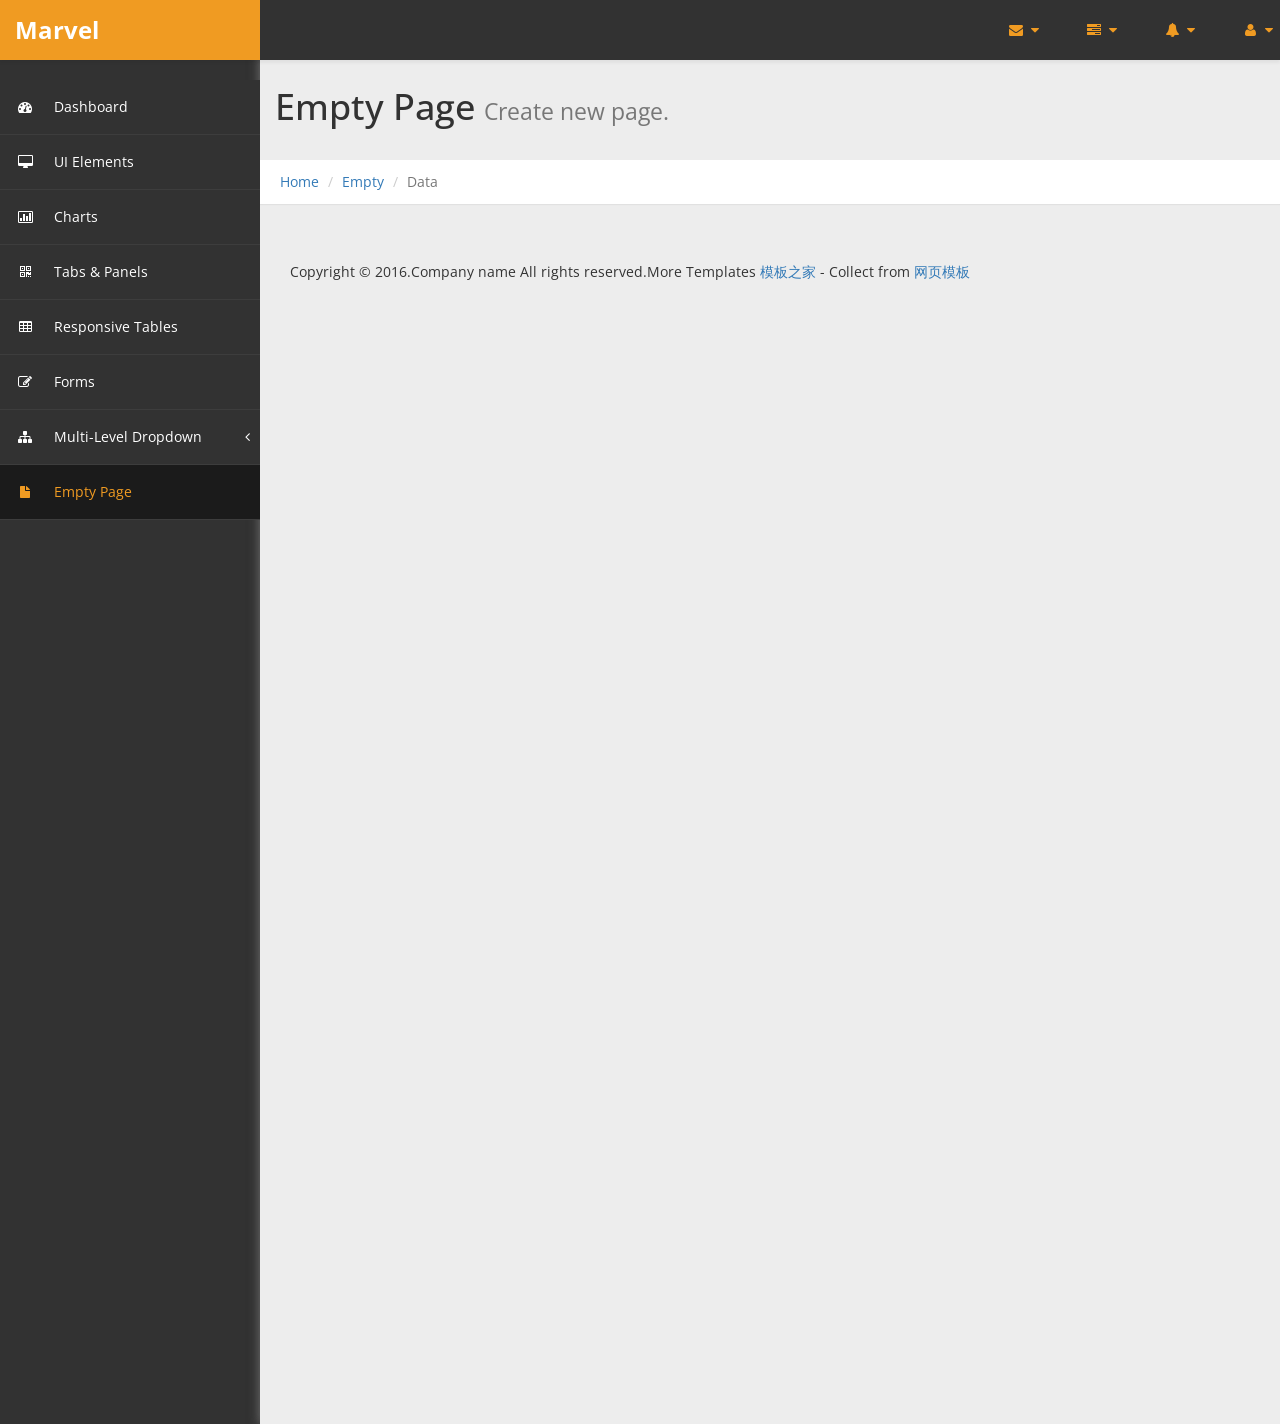
<file: ycft/src/main/webapp/backstage/empty.html>
﻿<!DOCTYPE html>
<html xmlns="http://www.w3.org/1999/xhtml">
<head>
    <meta charset="utf-8" />
    <meta name="viewport" content="width=device-width, initial-scale=1.0" />
    <title>cssmoban</title>
	<!-- Bootstrap Styles-->
    <link href="assets/css/bootstrap.css" rel="stylesheet" />
     <!-- FontAwesome Styles-->
    <link href="assets/css/font-awesome.css" rel="stylesheet" />
        <!-- Custom Styles-->
    <link href="assets/css/custom-styles.css" rel="stylesheet" />
     <!-- Google Fonts-->
   <link href='https://fonts.googleapis.com/css?family=Open+Sans' rel='stylesheet' type='text/css' />
</head>
<body>
    <div id="wrapper">
        <nav class="navbar navbar-default top-navbar" role="navigation">
            <div class="navbar-header">
                <button type="button" class="navbar-toggle" data-toggle="collapse" data-target=".sidebar-collapse">
                    <span class="sr-only">Toggle navigation</span>
                    <span class="icon-bar"></span>
                    <span class="icon-bar"></span>
                    <span class="icon-bar"></span>
                </button>
                <a class="navbar-brand" href="index.html"><strong>Marvel</strong></a>
            </div>

            <ul class="nav navbar-top-links navbar-right">
                <li class="dropdown">
                    <a class="dropdown-toggle" data-toggle="dropdown" href="#" aria-expanded="false">
                        <i class="fa fa-envelope fa-fw"></i> <i class="fa fa-caret-down"></i>
                    </a>
                    <ul class="dropdown-menu dropdown-messages">
                        <li>
                            <a href="#">
                                <div>
                                    <strong>John Doe</strong>
                                    <span class="pull-right text-muted">
                                        <em>Today</em>
                                    </span>
                                </div>
                                <div>Lorem Ipsum has been the industry's standard dummy text ever since the 1500s...</div>
                            </a>
                        </li>
                        <li class="divider"></li>
                        <li>
                            <a href="#">
                                <div>
                                    <strong>John Smith</strong>
                                    <span class="pull-right text-muted">
                                        <em>Yesterday</em>
                                    </span>
                                </div>
                                <div>Lorem Ipsum has been the industry's standard dummy text ever since an kwilnw...</div>
                            </a>
                        </li>
                        <li class="divider"></li>
                        <li>
                            <a href="#">
                                <div>
                                    <strong>John Smith</strong>
                                    <span class="pull-right text-muted">
                                        <em>Yesterday</em>
                                    </span>
                                </div>
                                <div>Lorem Ipsum has been the industry's standard dummy text ever since the...</div>
                            </a>
                        </li>
                        <li class="divider"></li>
                        <li>
                            <a class="text-center" href="#">
                                <strong>Read All Messages</strong>
                                <i class="fa fa-angle-right"></i>
                            </a>
                        </li>
                    </ul>
                    <!-- /.dropdown-messages -->
                </li>
                <!-- /.dropdown -->
                <li class="dropdown">
                    <a class="dropdown-toggle" data-toggle="dropdown" href="#" aria-expanded="false">
                        <i class="fa fa-tasks fa-fw"></i> <i class="fa fa-caret-down"></i>
                    </a>
                    <ul class="dropdown-menu dropdown-tasks">
                        <li>
                            <a href="#">
                                <div>
                                    <p>
                                        <strong>Task 1</strong>
                                        <span class="pull-right text-muted">60% Complete</span>
                                    </p>
                                    <div class="progress progress-striped active">
                                        <div class="progress-bar progress-bar-success" role="progressbar" aria-valuenow="60" aria-valuemin="0" aria-valuemax="100" style="width: 60%">
                                            <span class="sr-only">60% Complete (success)</span>
                                        </div>
                                    </div>
                                </div>
                            </a>
                        </li>
                        <li class="divider"></li>
                        <li>
                            <a href="#">
                                <div>
                                    <p>
                                        <strong>Task 2</strong>
                                        <span class="pull-right text-muted">28% Complete</span>
                                    </p>
                                    <div class="progress progress-striped active">
                                        <div class="progress-bar progress-bar-info" role="progressbar" aria-valuenow="28" aria-valuemin="0" aria-valuemax="100" style="width: 28%">
                                            <span class="sr-only">28% Complete</span>
                                        </div>
                                    </div>
                                </div>
                            </a>
                        </li>
                        <li class="divider"></li>
                        <li>
                            <a href="#">
                                <div>
                                    <p>
                                        <strong>Task 3</strong>
                                        <span class="pull-right text-muted">60% Complete</span>
                                    </p>
                                    <div class="progress progress-striped active">
                                        <div class="progress-bar progress-bar-warning" role="progressbar" aria-valuenow="60" aria-valuemin="0" aria-valuemax="100" style="width: 60%">
                                            <span class="sr-only">60% Complete (warning)</span>
                                        </div>
                                    </div>
                                </div>
                            </a>
                        </li>
                        <li class="divider"></li>
                        <li>
                            <a href="#">
                                <div>
                                    <p>
                                        <strong>Task 4</strong>
                                        <span class="pull-right text-muted">85% Complete</span>
                                    </p>
                                    <div class="progress progress-striped active">
                                        <div class="progress-bar progress-bar-danger" role="progressbar" aria-valuenow="85" aria-valuemin="0" aria-valuemax="100" style="width: 85%">
                                            <span class="sr-only">85% Complete (danger)</span>
                                        </div>
                                    </div>
                                </div>
                            </a>
                        </li>
                        <li class="divider"></li>
                        <li>
                            <a class="text-center" href="#">
                                <strong>See All Tasks</strong>
                                <i class="fa fa-angle-right"></i>
                            </a>
                        </li>
                    </ul>
                    <!-- /.dropdown-tasks -->
                </li>
                <!-- /.dropdown -->
                <li class="dropdown">
                    <a class="dropdown-toggle" data-toggle="dropdown" href="#" aria-expanded="false">
                        <i class="fa fa-bell fa-fw"></i> <i class="fa fa-caret-down"></i>
                    </a>
                    <ul class="dropdown-menu dropdown-alerts">
                        <li>
                            <a href="#">
                                <div>
                                    <i class="fa fa-comment fa-fw"></i> New Comment
                                    <span class="pull-right text-muted small">4 min</span>
                                </div>
                            </a>
                        </li>
                        <li class="divider"></li>
                        <li>
                            <a href="#">
                                <div>
                                    <i class="fa fa-twitter fa-fw"></i> 3 New Followers
                                    <span class="pull-right text-muted small">12 min</span>
                                </div>
                            </a>
                        </li>
                        <li class="divider"></li>
                        <li>
                            <a href="#">
                                <div>
                                    <i class="fa fa-envelope fa-fw"></i> Message Sent
                                    <span class="pull-right text-muted small">4 min</span>
                                </div>
                            </a>
                        </li>
                        <li class="divider"></li>
                        <li>
                            <a href="#">
                                <div>
                                    <i class="fa fa-tasks fa-fw"></i> New Task
                                    <span class="pull-right text-muted small">4 min</span>
                                </div>
                            </a>
                        </li>
                        <li class="divider"></li>
                        <li>
                            <a href="#">
                                <div>
                                    <i class="fa fa-upload fa-fw"></i> Server Rebooted
                                    <span class="pull-right text-muted small">4 min</span>
                                </div>
                            </a>
                        </li>
                        <li class="divider"></li>
                        <li>
                            <a class="text-center" href="#">
                                <strong>See All Alerts</strong>
                                <i class="fa fa-angle-right"></i>
                            </a>
                        </li>
                    </ul>
                    <!-- /.dropdown-alerts -->
                </li>
                <!-- /.dropdown -->
                <li class="dropdown">
                    <a class="dropdown-toggle" data-toggle="dropdown" href="#" aria-expanded="false">
                        <i class="fa fa-user fa-fw"></i> <i class="fa fa-caret-down"></i>
                    </a>
                    <ul class="dropdown-menu dropdown-user">
                        <li><a href="#"><i class="fa fa-user fa-fw"></i> User Profile</a>
                        </li>
                        <li><a href="#"><i class="fa fa-gear fa-fw"></i> Settings</a>
                        </li>
                        <li class="divider"></li>
                        <li><a href="#"><i class="fa fa-sign-out fa-fw"></i> Logout</a>
                        </li>
                    </ul>
                    <!-- /.dropdown-user -->
                </li>
                <!-- /.dropdown -->
            </ul>
        </nav>
        <!--/. NAV TOP  -->
        <nav class="navbar-default navbar-side" role="navigation">
            <div class="sidebar-collapse">
                <ul class="nav" id="main-menu">

                    <li>
                        <a href="index.html"><i class="fa fa-dashboard"></i> Dashboard</a>
                    </li>
                    <li>
                        <a href="ui-elements.html"><i class="fa fa-desktop"></i> UI Elements</a>
                    </li>
					<li>
                        <a href="chart.html"><i class="fa fa-bar-chart-o"></i> Charts</a>
                    </li>
                    <li>
                        <a href="tab-panel.html"><i class="fa fa-qrcode"></i> Tabs & Panels</a>
                    </li>
                    
                    <li>
                        <a href="table.html"><i class="fa fa-table"></i> Responsive Tables</a>
                    </li>
                    <li>
                        <a href="form.html"><i class="fa fa-edit"></i> Forms </a>
                    </li>


                    <li>
                        <a href="#"><i class="fa fa-sitemap"></i> Multi-Level Dropdown<span class="fa arrow"></span></a>
                        <ul class="nav nav-second-level">
                            <li>
                                <a href="#">Second Level Link</a>
                            </li>
                            <li>
                                <a href="#">Second Level Link</a>
                            </li>
                            <li>
                                <a href="#">Second Level Link<span class="fa arrow"></span></a>
                                <ul class="nav nav-third-level">
                                    <li>
                                        <a href="#">Third Level Link</a>
                                    </li>
                                    <li>
                                        <a href="#">Third Level Link</a>
                                    </li>
                                    <li>
                                        <a href="#">Third Level Link</a>
                                    </li>

                                </ul>

                            </li>
                        </ul>
                    </li>
                    <li>
                        <a class="active-menu" href="empty.html"><i class="fa fa-fw fa-file"></i> Empty Page</a>
                    </li>
                </ul>

            </div>

        </nav>
        <!-- /. NAV SIDE  -->
        <div id="page-wrapper">
		  <div class="header"> 
                        <h1 class="page-header">
                            Empty Page <small>Create new page.</small>
                        </h1>
						<ol class="breadcrumb">
					  <li><a href="#">Home</a></li>
					  <li><a href="#">Empty</a></li>
					  <li class="active">Data</li>
					</ol> 
									
		</div>
            <div id="page-inner"> 
				 <footer><p>Copyright &copy; 2016.Company name All rights reserved.More Templates <a href="http://www.cssmoban.com/" target="_blank" title="模板之家">模板之家</a> - Collect from <a href="http://www.cssmoban.com/" title="网页模板" target="_blank">网页模板</a></p></footer>
				</div>
             <!-- /. PAGE INNER  -->
            </div>
         <!-- /. PAGE WRAPPER  -->
        </div>
     <!-- /. WRAPPER  -->
    <!-- JS Scripts-->
    <!-- jQuery Js -->
    <script src="assets/js/jquery-1.10.2.js"></script>
      <!-- Bootstrap Js -->
    <script src="assets/js/bootstrap.min.js"></script>
    <!-- Metis Menu Js -->
    <script src="assets/js/jquery.metisMenu.js"></script>
      <!-- Custom Js -->
    <script src="assets/js/custom-scripts.js"></script>
    
   
</body>
</html>
</file>
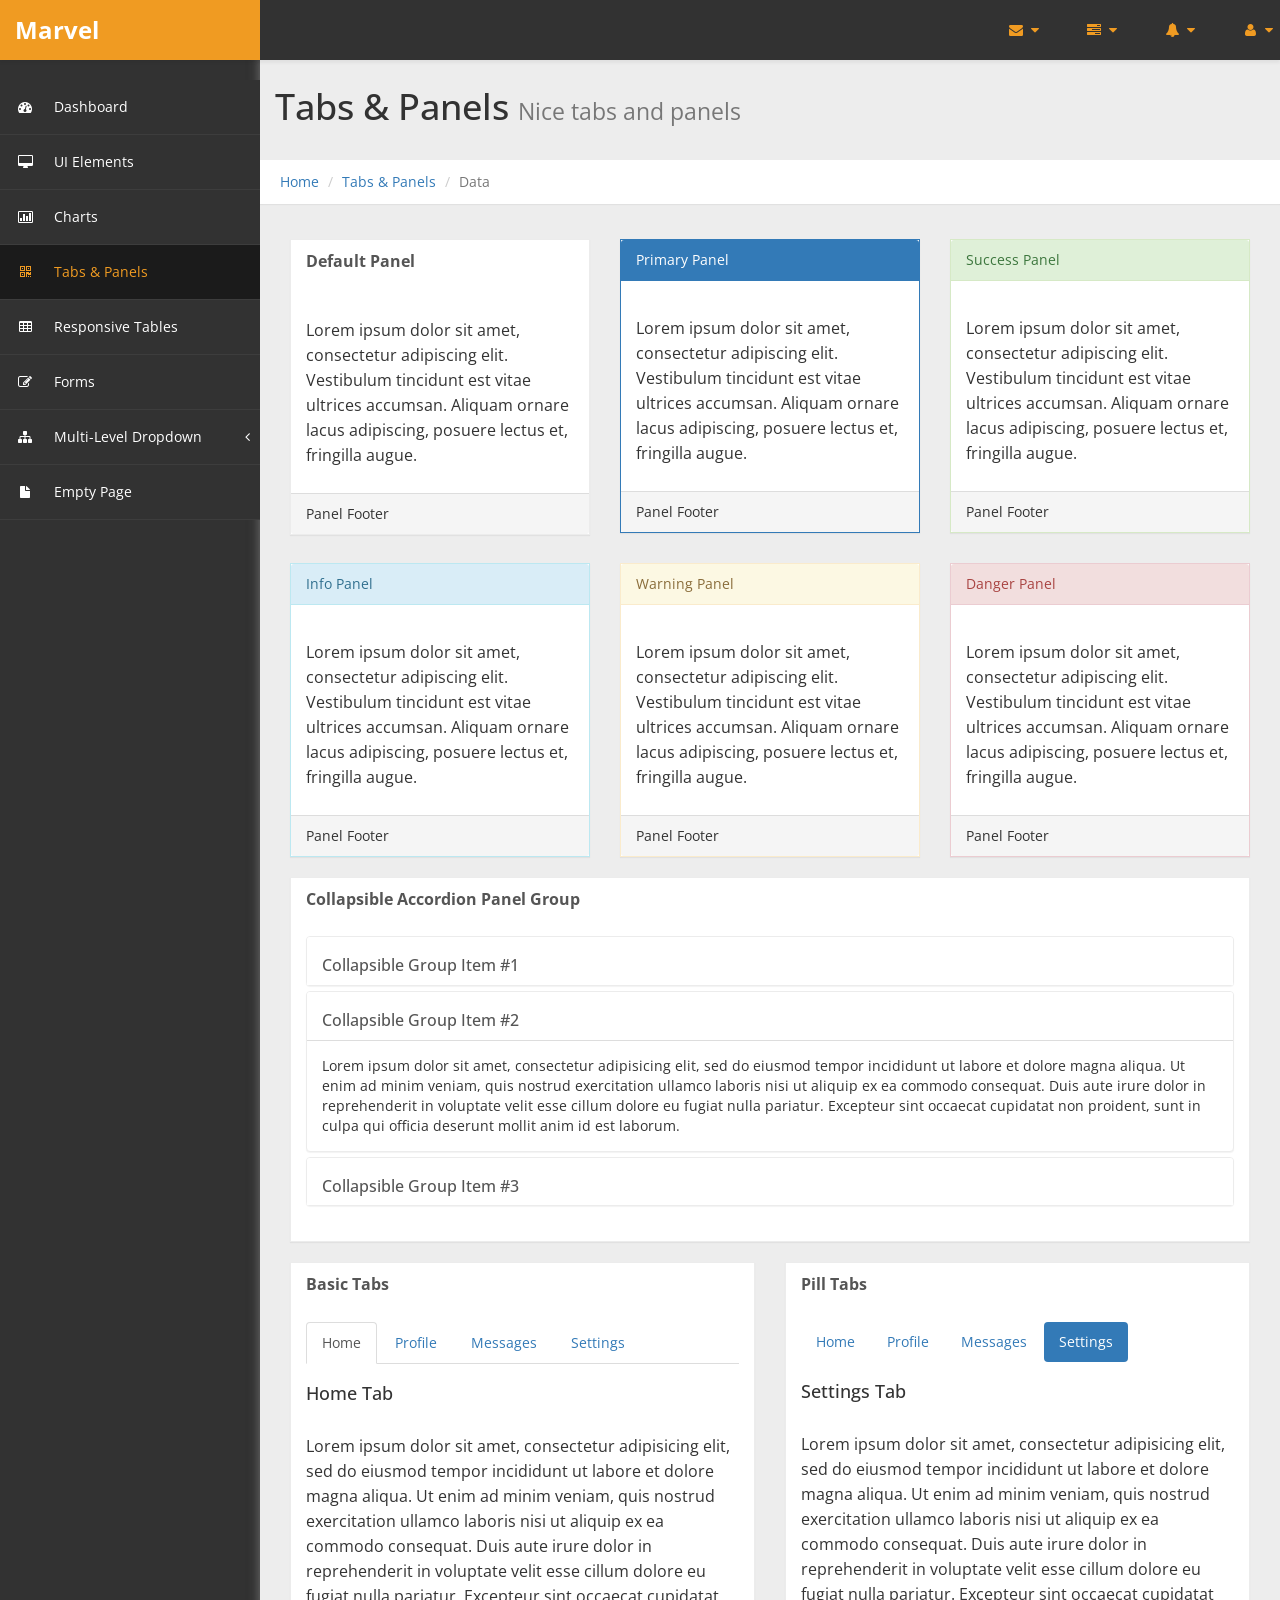
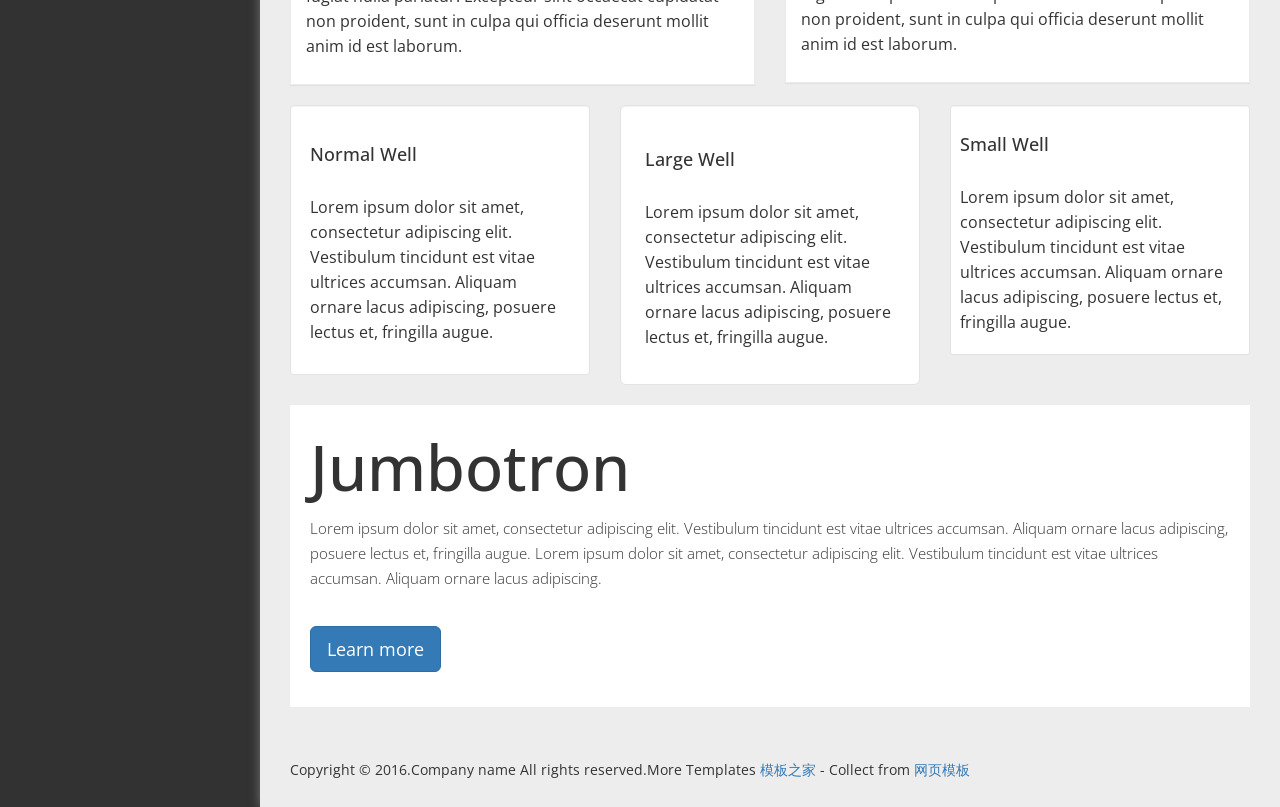
<file: ycft/src/main/webapp/backstage/tab-panel.html>
﻿<!DOCTYPE html>
<html xmlns="http://www.w3.org/1999/xhtml">
<head>
      <meta charset="utf-8" />
    <meta name="viewport" content="width=device-width, initial-scale=1.0" />
    <title>cssmoban</title>
	<!-- Bootstrap Styles-->
    <link href="assets/css/bootstrap.css" rel="stylesheet" />
     <!-- FontAwesome Styles-->
    <link href="assets/css/font-awesome.css" rel="stylesheet" />
        <!-- Custom Styles-->
    <link href="assets/css/custom-styles.css" rel="stylesheet" />
     <!-- Google Fonts-->
   <link href='https://fonts.googleapis.com/css?family=Open+Sans' rel='stylesheet' type='text/css' />
</head>
<body>
    <div id="wrapper">
        <nav class="navbar navbar-default top-navbar" role="navigation">
            <div class="navbar-header">
                <button type="button" class="navbar-toggle" data-toggle="collapse" data-target=".sidebar-collapse">
                    <span class="sr-only">Toggle navigation</span>
                    <span class="icon-bar"></span>
                    <span class="icon-bar"></span>
                    <span class="icon-bar"></span>
                </button>
                <a class="navbar-brand" href="index.html"><strong>Marvel</strong></a>
            </div>

            <ul class="nav navbar-top-links navbar-right">
                <li class="dropdown">
                    <a class="dropdown-toggle" data-toggle="dropdown" href="#" aria-expanded="false">
                        <i class="fa fa-envelope fa-fw"></i> <i class="fa fa-caret-down"></i>
                    </a>
                    <ul class="dropdown-menu dropdown-messages">
                        <li>
                            <a href="#">
                                <div>
                                    <strong>John Doe</strong>
                                    <span class="pull-right text-muted">
                                        <em>Today</em>
                                    </span>
                                </div>
                                <div>Lorem Ipsum has been the industry's standard dummy text ever since the 1500s...</div>
                            </a>
                        </li>
                        <li class="divider"></li>
                        <li>
                            <a href="#">
                                <div>
                                    <strong>John Smith</strong>
                                    <span class="pull-right text-muted">
                                        <em>Yesterday</em>
                                    </span>
                                </div>
                                <div>Lorem Ipsum has been the industry's standard dummy text ever since an kwilnw...</div>
                            </a>
                        </li>
                        <li class="divider"></li>
                        <li>
                            <a href="#">
                                <div>
                                    <strong>John Smith</strong>
                                    <span class="pull-right text-muted">
                                        <em>Yesterday</em>
                                    </span>
                                </div>
                                <div>Lorem Ipsum has been the industry's standard dummy text ever since the...</div>
                            </a>
                        </li>
                        <li class="divider"></li>
                        <li>
                            <a class="text-center" href="#">
                                <strong>Read All Messages</strong>
                                <i class="fa fa-angle-right"></i>
                            </a>
                        </li>
                    </ul>
                    <!-- /.dropdown-messages -->
                </li>
                <!-- /.dropdown -->
                <li class="dropdown">
                    <a class="dropdown-toggle" data-toggle="dropdown" href="#" aria-expanded="false">
                        <i class="fa fa-tasks fa-fw"></i> <i class="fa fa-caret-down"></i>
                    </a>
                    <ul class="dropdown-menu dropdown-tasks">
                        <li>
                            <a href="#">
                                <div>
                                    <p>
                                        <strong>Task 1</strong>
                                        <span class="pull-right text-muted">60% Complete</span>
                                    </p>
                                    <div class="progress progress-striped active">
                                        <div class="progress-bar progress-bar-success" role="progressbar" aria-valuenow="60" aria-valuemin="0" aria-valuemax="100" style="width: 60%">
                                            <span class="sr-only">60% Complete (success)</span>
                                        </div>
                                    </div>
                                </div>
                            </a>
                        </li>
                        <li class="divider"></li>
                        <li>
                            <a href="#">
                                <div>
                                    <p>
                                        <strong>Task 2</strong>
                                        <span class="pull-right text-muted">28% Complete</span>
                                    </p>
                                    <div class="progress progress-striped active">
                                        <div class="progress-bar progress-bar-info" role="progressbar" aria-valuenow="28" aria-valuemin="0" aria-valuemax="100" style="width: 28%">
                                            <span class="sr-only">28% Complete</span>
                                        </div>
                                    </div>
                                </div>
                            </a>
                        </li>
                        <li class="divider"></li>
                        <li>
                            <a href="#">
                                <div>
                                    <p>
                                        <strong>Task 3</strong>
                                        <span class="pull-right text-muted">60% Complete</span>
                                    </p>
                                    <div class="progress progress-striped active">
                                        <div class="progress-bar progress-bar-warning" role="progressbar" aria-valuenow="60" aria-valuemin="0" aria-valuemax="100" style="width: 60%">
                                            <span class="sr-only">60% Complete (warning)</span>
                                        </div>
                                    </div>
                                </div>
                            </a>
                        </li>
                        <li class="divider"></li>
                        <li>
                            <a href="#">
                                <div>
                                    <p>
                                        <strong>Task 4</strong>
                                        <span class="pull-right text-muted">85% Complete</span>
                                    </p>
                                    <div class="progress progress-striped active">
                                        <div class="progress-bar progress-bar-danger" role="progressbar" aria-valuenow="85" aria-valuemin="0" aria-valuemax="100" style="width: 85%">
                                            <span class="sr-only">85% Complete (danger)</span>
                                        </div>
                                    </div>
                                </div>
                            </a>
                        </li>
                        <li class="divider"></li>
                        <li>
                            <a class="text-center" href="#">
                                <strong>See All Tasks</strong>
                                <i class="fa fa-angle-right"></i>
                            </a>
                        </li>
                    </ul>
                    <!-- /.dropdown-tasks -->
                </li>
                <!-- /.dropdown -->
                <li class="dropdown">
                    <a class="dropdown-toggle" data-toggle="dropdown" href="#" aria-expanded="false">
                        <i class="fa fa-bell fa-fw"></i> <i class="fa fa-caret-down"></i>
                    </a>
                    <ul class="dropdown-menu dropdown-alerts">
                        <li>
                            <a href="#">
                                <div>
                                    <i class="fa fa-comment fa-fw"></i> New Comment
                                    <span class="pull-right text-muted small">4 min</span>
                                </div>
                            </a>
                        </li>
                        <li class="divider"></li>
                        <li>
                            <a href="#">
                                <div>
                                    <i class="fa fa-twitter fa-fw"></i> 3 New Followers
                                    <span class="pull-right text-muted small">12 min</span>
                                </div>
                            </a>
                        </li>
                        <li class="divider"></li>
                        <li>
                            <a href="#">
                                <div>
                                    <i class="fa fa-envelope fa-fw"></i> Message Sent
                                    <span class="pull-right text-muted small">4 min</span>
                                </div>
                            </a>
                        </li>
                        <li class="divider"></li>
                        <li>
                            <a href="#">
                                <div>
                                    <i class="fa fa-tasks fa-fw"></i> New Task
                                    <span class="pull-right text-muted small">4 min</span>
                                </div>
                            </a>
                        </li>
                        <li class="divider"></li>
                        <li>
                            <a href="#">
                                <div>
                                    <i class="fa fa-upload fa-fw"></i> Server Rebooted
                                    <span class="pull-right text-muted small">4 min</span>
                                </div>
                            </a>
                        </li>
                        <li class="divider"></li>
                        <li>
                            <a class="text-center" href="#">
                                <strong>See All Alerts</strong>
                                <i class="fa fa-angle-right"></i>
                            </a>
                        </li>
                    </ul>
                    <!-- /.dropdown-alerts -->
                </li>
                <!-- /.dropdown -->
                <li class="dropdown">
                    <a class="dropdown-toggle" data-toggle="dropdown" href="#" aria-expanded="false">
                        <i class="fa fa-user fa-fw"></i> <i class="fa fa-caret-down"></i>
                    </a>
                    <ul class="dropdown-menu dropdown-user">
                        <li><a href="#"><i class="fa fa-user fa-fw"></i> User Profile</a>
                        </li>
                        <li><a href="#"><i class="fa fa-gear fa-fw"></i> Settings</a>
                        </li>
                        <li class="divider"></li>
                        <li><a href="#"><i class="fa fa-sign-out fa-fw"></i> Logout</a>
                        </li>
                    </ul>
                    <!-- /.dropdown-user -->
                </li>
                <!-- /.dropdown -->
            </ul>
        </nav>
        <!--/. NAV TOP  -->
        <nav class="navbar-default navbar-side" role="navigation">
            <div class="sidebar-collapse">
                <ul class="nav" id="main-menu">

                    <li>
                        <a href="index.html"><i class="fa fa-dashboard"></i> Dashboard</a>
                    </li>
                    <li>
                        <a href="ui-elements.html"><i class="fa fa-desktop"></i> UI Elements</a>
                    </li>
					<li>
                        <a href="chart.html"><i class="fa fa-bar-chart-o"></i> Charts</a>
                    </li>
                    <li>
                        <a href="tab-panel.html" class="active-menu"><i class="fa fa-qrcode"></i> Tabs & Panels</a>
                    </li>
                    
                    <li>
                        <a href="table.html"><i class="fa fa-table"></i> Responsive Tables</a>
                    </li>
                    <li>
                        <a href="form.html"><i class="fa fa-edit"></i> Forms </a>
                    </li>


                    <li>
                        <a href="#"><i class="fa fa-sitemap"></i> Multi-Level Dropdown<span class="fa arrow"></span></a>
                        <ul class="nav nav-second-level">
                            <li>
                                <a href="#">Second Level Link</a>
                            </li>
                            <li>
                                <a href="#">Second Level Link</a>
                            </li>
                            <li>
                                <a href="#">Second Level Link<span class="fa arrow"></span></a>
                                <ul class="nav nav-third-level">
                                    <li>
                                        <a href="#">Third Level Link</a>
                                    </li>
                                    <li>
                                        <a href="#">Third Level Link</a>
                                    </li>
                                    <li>
                                        <a href="#">Third Level Link</a>
                                    </li>

                                </ul>

                            </li>
                        </ul>
                    </li>
                    <li>
                        <a href="empty.html"><i class="fa fa-fw fa-file"></i> Empty Page</a>
                    </li>
                </ul>

            </div>

        </nav>
        <!-- /. NAV SIDE  -->
        <div id="page-wrapper" >
			  <div class="header"> 
                        <h1 class="page-header">
                            Tabs & Panels <small>Nice tabs and panels</small>
                        </h1>
						<ol class="breadcrumb">
					  <li><a href="#">Home</a></li>
					  <li><a href="#">Tabs & Panels</a></li>
					  <li class="active">Data</li>
					</ol> 
									
		</div>
		
            <div id="page-inner"> 
                                 
            <div class="row">
                <div class="col-md-4 col-sm-4">
                    <div class="panel panel-default">
                        <div class="panel-heading">
                            Default Panel
                        </div>
                        <div class="panel-body">
                            <p>Lorem ipsum dolor sit amet, consectetur adipiscing elit. Vestibulum tincidunt est vitae ultrices accumsan. Aliquam ornare lacus adipiscing, posuere lectus et, fringilla augue.</p>
                        </div>
                        <div class="panel-footer">
                            Panel Footer
                        </div>
                    </div>
                </div>
                <div class="col-md-4 col-sm-4">
                    <div class="panel panel-primary">
                        <div class="panel-heading">
                            Primary Panel
                        </div>
                        <div class="panel-body">
                            <p>Lorem ipsum dolor sit amet, consectetur adipiscing elit. Vestibulum tincidunt est vitae ultrices accumsan. Aliquam ornare lacus adipiscing, posuere lectus et, fringilla augue.</p>
                        </div>
                        <div class="panel-footer">
                            Panel Footer
                        </div>
                    </div>
                </div>
                <div class="col-md-4 col-sm-4">
                    <div class="panel panel-success">
                        <div class="panel-heading">
                            Success Panel
                        </div>
                        <div class="panel-body">
                            <p>Lorem ipsum dolor sit amet, consectetur adipiscing elit. Vestibulum tincidunt est vitae ultrices accumsan. Aliquam ornare lacus adipiscing, posuere lectus et, fringilla augue.</p>
                        </div>
                        <div class="panel-footer">
                            Panel Footer
                        </div>
                    </div>
                </div>
            </div>
                   <!-- /. ROW  -->
            <div class="row">
                <div class="col-md-4 col-sm-4">
                    <div class="panel panel-info">
                        <div class="panel-heading">
                            Info Panel
                        </div>
                        <div class="panel-body">
                            <p>Lorem ipsum dolor sit amet, consectetur adipiscing elit. Vestibulum tincidunt est vitae ultrices accumsan. Aliquam ornare lacus adipiscing, posuere lectus et, fringilla augue.</p>
                        </div>
                        <div class="panel-footer">
                            Panel Footer
                        </div>
                    </div>
                </div>
                <div class="col-md-4 col-sm-4">
                    <div class="panel panel-warning">
                        <div class="panel-heading">
                            Warning Panel
                        </div>
                        <div class="panel-body">
                            <p>Lorem ipsum dolor sit amet, consectetur adipiscing elit. Vestibulum tincidunt est vitae ultrices accumsan. Aliquam ornare lacus adipiscing, posuere lectus et, fringilla augue.</p>
                        </div>
                        <div class="panel-footer">
                            Panel Footer
                        </div>
                    </div>
                </div>
                <div class="col-md-4 col-sm-4">
                    <div class="panel panel-danger">
                        <div class="panel-heading">
                            Danger Panel
                        </div>
                        <div class="panel-body">
                            <p>Lorem ipsum dolor sit amet, consectetur adipiscing elit. Vestibulum tincidunt est vitae ultrices accumsan. Aliquam ornare lacus adipiscing, posuere lectus et, fringilla augue.</p>
                        </div>
                        <div class="panel-footer">
                            Panel Footer
                        </div>
                    </div>
                </div>
            </div>
                    <!-- /. ROW  -->
            <div class="row">
                <div class="col-md-12">
                    <div class="panel panel-default">
                        <div class="panel-heading">
                            Collapsible Accordion Panel Group
                        </div>
                        <div class="panel-body">
                            <div class="panel-group" id="accordion">
                                <div class="panel panel-default">
                                    <div class="panel-heading">
                                        <h4 class="panel-title">
                                            <a data-toggle="collapse" data-parent="#accordion" href="#collapseOne" class="collapsed">Collapsible Group Item #1</a>
                                        </h4>
                                    </div>
                                    <div id="collapseOne" class="panel-collapse collapse" style="height: 0px;">
                                        <div class="panel-body">
                                            Lorem ipsum dolor sit amet, consectetur adipisicing elit, sed do eiusmod tempor incididunt ut labore et dolore magna aliqua. Ut enim ad minim veniam, quis nostrud exercitation ullamco laboris nisi ut aliquip ex ea commodo consequat. Duis aute irure dolor in reprehenderit in voluptate velit esse cillum dolore eu fugiat nulla pariatur. Excepteur sint occaecat cupidatat non proident, sunt in culpa qui officia deserunt mollit anim id est laborum.
                                        </div>
                                    </div>
                                </div>
                                <div class="panel panel-default">
                                    <div class="panel-heading">
                                        <h4 class="panel-title">
                                            <a data-toggle="collapse" data-parent="#accordion" href="#collapseTwo">Collapsible Group Item #2</a>
                                        </h4>
                                    </div>
                                    <div id="collapseTwo" class="panel-collapse in" style="height: auto;">
                                        <div class="panel-body">
                                            Lorem ipsum dolor sit amet, consectetur adipisicing elit, sed do eiusmod tempor incididunt ut labore et dolore magna aliqua. Ut enim ad minim veniam, quis nostrud exercitation ullamco laboris nisi ut aliquip ex ea commodo consequat. Duis aute irure dolor in reprehenderit in voluptate velit esse cillum dolore eu fugiat nulla pariatur. Excepteur sint occaecat cupidatat non proident, sunt in culpa qui officia deserunt mollit anim id est laborum.
                                        </div>
                                    </div>
                                </div>
                                <div class="panel panel-default">
                                    <div class="panel-heading">
                                        <h4 class="panel-title">
                                            <a data-toggle="collapse" data-parent="#accordion" href="#collapseThree" class="collapsed">Collapsible Group Item #3</a>
                                        </h4>
                                    </div>
                                    <div id="collapseThree" class="panel-collapse collapse">
                                        <div class="panel-body">
                                            Lorem ipsum dolor sit amet, consectetur adipisicing elit, sed do eiusmod tempor incididunt ut labore et dolore magna aliqua. Ut enim ad minim veniam, quis nostrud exercitation ullamco laboris nisi ut aliquip ex ea commodo consequat. Duis aute irure dolor in reprehenderit in voluptate velit esse cillum dolore eu fugiat nulla pariatur. Excepteur sint occaecat cupidatat non proident, sunt in culpa qui officia deserunt mollit anim id est laborum.
                                        </div>
                                    </div>
                                </div>
                            </div>
                        </div>
                    </div>
                </div>
            </div>
                    <!-- /. ROW  -->
            <div class="row">
                <div class="col-md-6 col-sm-6">
                    <div class="panel panel-default">
                        <div class="panel-heading">
                            Basic Tabs
                        </div>
                        <div class="panel-body">
                            <ul class="nav nav-tabs">
                                <li class="active"><a href="#home" data-toggle="tab">Home</a>
                                </li>
                                <li class=""><a href="#profile" data-toggle="tab">Profile</a>
                                </li>
                                <li class=""><a href="#messages" data-toggle="tab">Messages</a>
                                </li>
                                <li class=""><a href="#settings" data-toggle="tab">Settings</a>
                                </li>
                            </ul>

                            <div class="tab-content">
                                <div class="tab-pane fade active in" id="home">
                                    <h4>Home Tab</h4>
                                    <p>Lorem ipsum dolor sit amet, consectetur adipisicing elit, sed do eiusmod tempor incididunt ut labore et dolore magna aliqua. Ut enim ad minim veniam, quis nostrud exercitation ullamco laboris nisi ut aliquip ex ea commodo consequat. Duis aute irure dolor in reprehenderit in voluptate velit esse cillum dolore eu fugiat nulla pariatur. Excepteur sint occaecat cupidatat non proident, sunt in culpa qui officia deserunt mollit anim id est laborum.</p>
                                </div>
                                <div class="tab-pane fade" id="profile">
                                    <h4>Profile Tab</h4>
                                    <p>Lorem ipsum dolor sit amet, consectetur adipisicing elit, sed do eiusmod tempor incididunt ut labore et dolore magna aliqua. Ut enim ad minim veniam, quis nostrud exercitation ullamco laboris nisi ut aliquip ex ea commodo consequat. Duis aute irure dolor in reprehenderit in voluptate velit esse cillum dolore eu fugiat nulla pariatur. Excepteur sint occaecat cupidatat non proident, sunt in culpa qui officia deserunt mollit anim id est laborum.</p>
                                </div>
                                <div class="tab-pane fade" id="messages">
                                    <h4>Messages Tab</h4>
                                    <p>Lorem ipsum dolor sit amet, consectetur adipisicing elit, sed do eiusmod tempor incididunt ut labore et dolore magna aliqua. Ut enim ad minim veniam, quis nostrud exercitation ullamco laboris nisi ut aliquip ex ea commodo consequat. Duis aute irure dolor in reprehenderit in voluptate velit esse cillum dolore eu fugiat nulla pariatur. Excepteur sint occaecat cupidatat non proident, sunt in culpa qui officia deserunt mollit anim id est laborum.</p>
                                </div>
                                <div class="tab-pane fade" id="settings">
                                    <h4>Settings Tab</h4>
                                    <p>Lorem ipsum dolor sit amet, consectetur adipisicing elit, sed do eiusmod tempor incididunt ut labore et dolore magna aliqua. Ut enim ad minim veniam, quis nostrud exercitation ullamco laboris nisi ut aliquip ex ea commodo consequat. Duis aute irure dolor in reprehenderit in voluptate velit esse cillum dolore eu fugiat nulla pariatur. Excepteur sint occaecat cupidatat non proident, sunt in culpa qui officia deserunt mollit anim id est laborum.</p>
                                </div>
                            </div>
                        </div>
                    </div>
                </div>
                <div class="col-md-6 col-sm-6">
                    <div class="panel panel-default">
                        <div class="panel-heading">
                            Pill Tabs
                        </div>
                        <div class="panel-body">
                            <ul class="nav nav-pills">
                                <li class=""><a href="#home-pills" data-toggle="tab">Home</a>
                                </li>
                                <li class=""><a href="#profile-pills" data-toggle="tab">Profile</a>
                                </li>
                                <li class=""><a href="#messages-pills" data-toggle="tab">Messages</a>
                                </li>
                                <li class="active"><a href="#settings-pills" data-toggle="tab">Settings</a>
                                </li>
                            </ul>

                            <div class="tab-content">
                                <div class="tab-pane fade" id="home-pills">
                                    <h4>Home Tab</h4>
                                    <p>Lorem ipsum dolor sit amet, consectetur adipisicing elit, sed do eiusmod tempor incididunt ut labore et dolore magna aliqua. Ut enim ad minim veniam, quis nostrud exercitation ullamco laboris nisi ut aliquip ex ea commodo consequat. Duis aute irure dolor in reprehenderit in voluptate velit esse cillum dolore eu fugiat nulla pariatur. Excepteur sint occaecat cupidatat non proident, sunt in culpa qui officia deserunt mollit anim id est laborum.</p>
                                </div>
                                <div class="tab-pane fade" id="profile-pills">
                                    <h4>Profile Tab</h4>
                                    <p>Lorem ipsum dolor sit amet, consectetur adipisicing elit, sed do eiusmod tempor incididunt ut labore et dolore magna aliqua. Ut enim ad minim veniam, quis nostrud exercitation ullamco laboris nisi ut aliquip ex ea commodo consequat. Duis aute irure dolor in reprehenderit in voluptate velit esse cillum dolore eu fugiat nulla pariatur. Excepteur sint occaecat cupidatat non proident, sunt in culpa qui officia deserunt mollit anim id est laborum.</p>
                                </div>
                                <div class="tab-pane fade" id="messages-pills">
                                    <h4>Messages Tab</h4>
                                    <p>Lorem ipsum dolor sit amet, consectetur adipisicing elit, sed do eiusmod tempor incididunt ut labore et dolore magna aliqua. Ut enim ad minim veniam, quis nostrud exercitation ullamco laboris nisi ut aliquip ex ea commodo consequat. Duis aute irure dolor in reprehenderit in voluptate velit esse cillum dolore eu fugiat nulla pariatur. Excepteur sint occaecat cupidatat non proident, sunt in culpa qui officia deserunt mollit anim id est laborum.</p>
                                </div>
                                <div class="tab-pane fade active in" id="settings-pills">
                                    <h4>Settings Tab</h4>
                                    <p>Lorem ipsum dolor sit amet, consectetur adipisicing elit, sed do eiusmod tempor incididunt ut labore et dolore magna aliqua. Ut enim ad minim veniam, quis nostrud exercitation ullamco laboris nisi ut aliquip ex ea commodo consequat. Duis aute irure dolor in reprehenderit in voluptate velit esse cillum dolore eu fugiat nulla pariatur. Excepteur sint occaecat cupidatat non proident, sunt in culpa qui officia deserunt mollit anim id est laborum.</p>
                                </div>
                            </div>
                        </div>
                    </div>
                </div>
            </div>
                    <!-- /. ROW  -->
            <div class="row">
                <div class="col-md-4 col-sm-4">
                    <div class="well">
                        <h4>Normal Well</h4>
                        <p>Lorem ipsum dolor sit amet, consectetur adipiscing elit. Vestibulum tincidunt est vitae ultrices accumsan. Aliquam ornare lacus adipiscing, posuere lectus et, fringilla augue.</p>
                    </div>
                </div>
                <div class="col-md-4 col-sm-4">
                    <div class="well well-lg">
                        <h4>Large Well</h4>
                        <p>Lorem ipsum dolor sit amet, consectetur adipiscing elit. Vestibulum tincidunt est vitae ultrices accumsan. Aliquam ornare lacus adipiscing, posuere lectus et, fringilla augue.</p>
                    </div>
                </div>
                <div class="col-md-4 col-sm-4">
                    <div class="well well-sm">
                        <h4>Small Well</h4>
                        <p>Lorem ipsum dolor sit amet, consectetur adipiscing elit. Vestibulum tincidunt est vitae ultrices accumsan. Aliquam ornare lacus adipiscing, posuere lectus et, fringilla augue.</p>
                    </div>
                </div>
            </div>
                    <!-- /. ROW  -->
            <div class="row">
                <div class="col-md-12">
                    <div class="jumbotron">
                        <h1>Jumbotron</h1>
                        <p>Lorem ipsum dolor sit amet, consectetur adipiscing elit. Vestibulum tincidunt est vitae ultrices accumsan. Aliquam ornare lacus adipiscing, posuere lectus et, fringilla augue. Lorem ipsum dolor sit amet, consectetur adipiscing elit. Vestibulum tincidunt est vitae ultrices accumsan. Aliquam ornare lacus adipiscing.</p>
                        <p>
                            <a class="btn btn-primary btn-lg" role="button">Learn more</a>
                        </p>
                    </div>
                </div>
            </div>
                    <!-- /. ROW  -->
				<footer><p>Copyright &copy; 2016.Company name All rights reserved.More Templates <a href="http://www.cssmoban.com/" target="_blank" title="模板之家">模板之家</a> - Collect from <a href="http://www.cssmoban.com/" title="网页模板" target="_blank">网页模板</a></p></footer>
					</div>
			 <!-- /. PAGE INNER  -->
            </div>
         <!-- /. PAGE WRAPPER  -->
        </div>
     <!-- /. WRAPPER  -->
    <!-- JS Scripts-->
    <!-- jQuery Js -->
    <script src="assets/js/jquery-1.10.2.js"></script>
      <!-- Bootstrap Js -->
    <script src="assets/js/bootstrap.min.js"></script>
    <!-- Metis Menu Js -->
    <script src="assets/js/jquery.metisMenu.js"></script>
      <!-- Custom Js -->
    <script src="assets/js/custom-scripts.js"></script>
    
   
</body>
</html>
</file>
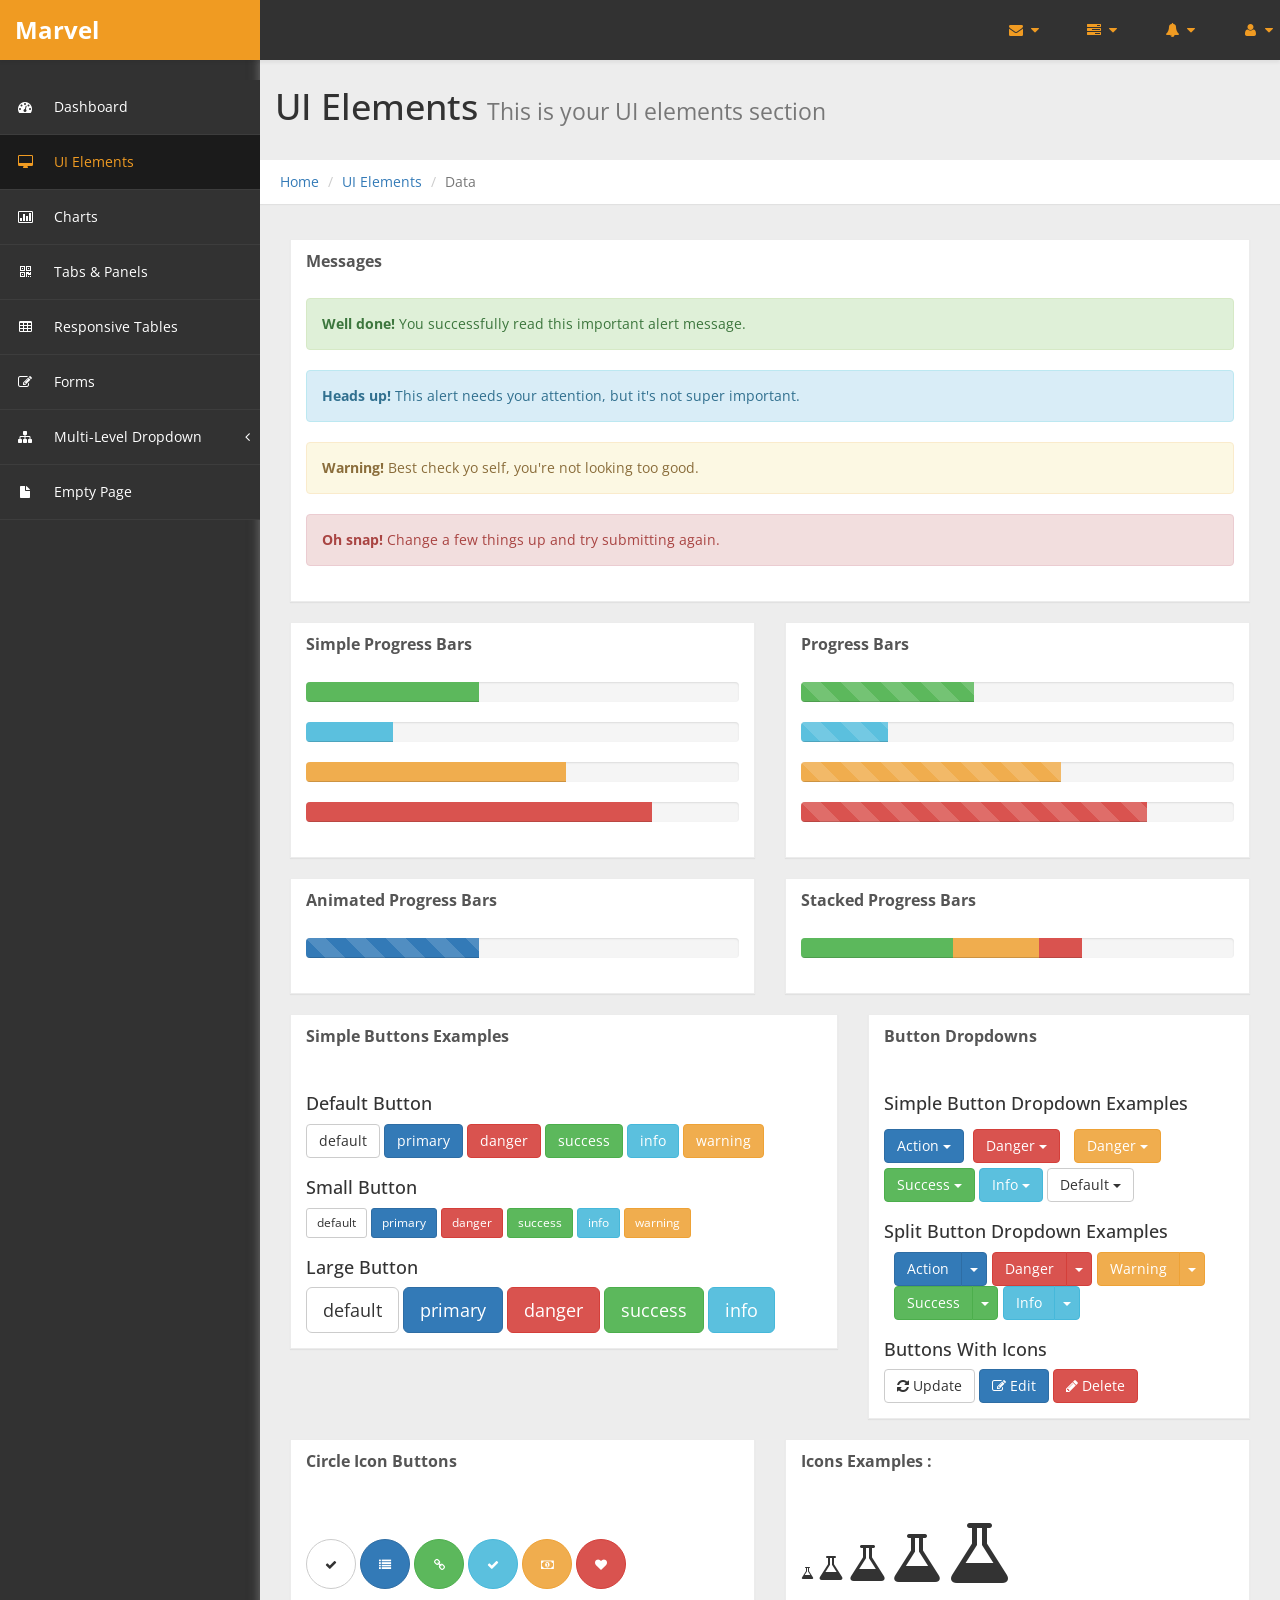
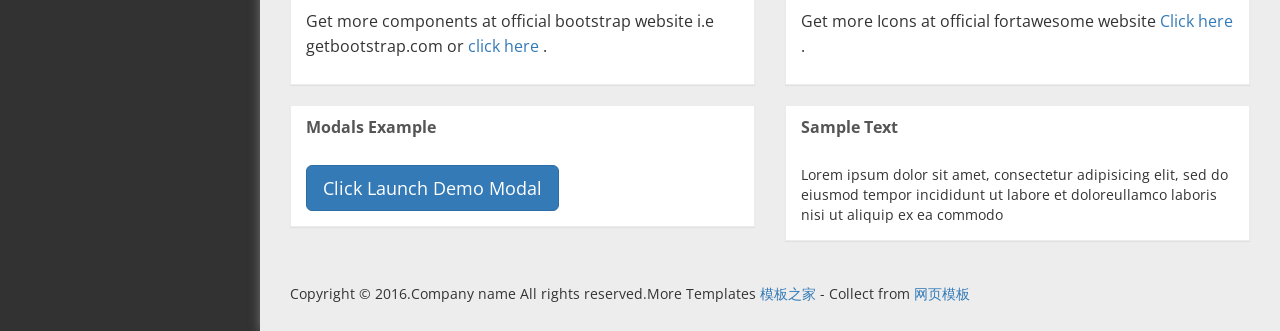
<file: ycft/src/main/webapp/backstage/ui-elements.html>
﻿<!DOCTYPE html>
<html xmlns="http://www.w3.org/1999/xhtml">
<head>
      <meta charset="utf-8" />
    <meta name="viewport" content="width=device-width, initial-scale=1.0" />
    <title>cssmoban</title>
	<!-- Bootstrap Styles-->
    <link href="assets/css/bootstrap.css" rel="stylesheet" />
     <!-- FontAwesome Styles-->
    <link href="assets/css/font-awesome.css" rel="stylesheet" />
        <!-- Custom Styles-->
    <link href="assets/css/custom-styles.css" rel="stylesheet" />
     <!-- Google Fonts-->
   <link href='https://fonts.googleapis.com/css?family=Open+Sans' rel='stylesheet' type='text/css' />
</head>
<body>
    <div id="wrapper">
        <nav class="navbar navbar-default top-navbar" role="navigation">
            <div class="navbar-header">
                <button type="button" class="navbar-toggle" data-toggle="collapse" data-target=".sidebar-collapse">
                    <span class="sr-only">Toggle navigation</span>
                    <span class="icon-bar"></span>
                    <span class="icon-bar"></span>
                    <span class="icon-bar"></span>
                </button>
                <a class="navbar-brand" href="index.html"><strong>Marvel</strong></a>
            </div>

            <ul class="nav navbar-top-links navbar-right">
                <li class="dropdown">
                    <a class="dropdown-toggle" data-toggle="dropdown" href="#" aria-expanded="false">
                        <i class="fa fa-envelope fa-fw"></i> <i class="fa fa-caret-down"></i>
                    </a>
                    <ul class="dropdown-menu dropdown-messages">
                        <li>
                            <a href="#">
                                <div>
                                    <strong>John Doe</strong>
                                    <span class="pull-right text-muted">
                                        <em>Today</em>
                                    </span>
                                </div>
                                <div>Lorem Ipsum has been the industry's standard dummy text ever since the 1500s...</div>
                            </a>
                        </li>
                        <li class="divider"></li>
                        <li>
                            <a href="#">
                                <div>
                                    <strong>John Smith</strong>
                                    <span class="pull-right text-muted">
                                        <em>Yesterday</em>
                                    </span>
                                </div>
                                <div>Lorem Ipsum has been the industry's standard dummy text ever since an kwilnw...</div>
                            </a>
                        </li>
                        <li class="divider"></li>
                        <li>
                            <a href="#">
                                <div>
                                    <strong>John Smith</strong>
                                    <span class="pull-right text-muted">
                                        <em>Yesterday</em>
                                    </span>
                                </div>
                                <div>Lorem Ipsum has been the industry's standard dummy text ever since the...</div>
                            </a>
                        </li>
                        <li class="divider"></li>
                        <li>
                            <a class="text-center" href="#">
                                <strong>Read All Messages</strong>
                                <i class="fa fa-angle-right"></i>
                            </a>
                        </li>
                    </ul>
                    <!-- /.dropdown-messages -->
                </li>
                <!-- /.dropdown -->
                <li class="dropdown">
                    <a class="dropdown-toggle" data-toggle="dropdown" href="#" aria-expanded="false">
                        <i class="fa fa-tasks fa-fw"></i> <i class="fa fa-caret-down"></i>
                    </a>
                    <ul class="dropdown-menu dropdown-tasks">
                        <li>
                            <a href="#">
                                <div>
                                    <p>
                                        <strong>Task 1</strong>
                                        <span class="pull-right text-muted">60% Complete</span>
                                    </p>
                                    <div class="progress progress-striped active">
                                        <div class="progress-bar progress-bar-success" role="progressbar" aria-valuenow="60" aria-valuemin="0" aria-valuemax="100" style="width: 60%">
                                            <span class="sr-only">60% Complete (success)</span>
                                        </div>
                                    </div>
                                </div>
                            </a>
                        </li>
                        <li class="divider"></li>
                        <li>
                            <a href="#">
                                <div>
                                    <p>
                                        <strong>Task 2</strong>
                                        <span class="pull-right text-muted">28% Complete</span>
                                    </p>
                                    <div class="progress progress-striped active">
                                        <div class="progress-bar progress-bar-info" role="progressbar" aria-valuenow="28" aria-valuemin="0" aria-valuemax="100" style="width: 28%">
                                            <span class="sr-only">28% Complete</span>
                                        </div>
                                    </div>
                                </div>
                            </a>
                        </li>
                        <li class="divider"></li>
                        <li>
                            <a href="#">
                                <div>
                                    <p>
                                        <strong>Task 3</strong>
                                        <span class="pull-right text-muted">60% Complete</span>
                                    </p>
                                    <div class="progress progress-striped active">
                                        <div class="progress-bar progress-bar-warning" role="progressbar" aria-valuenow="60" aria-valuemin="0" aria-valuemax="100" style="width: 60%">
                                            <span class="sr-only">60% Complete (warning)</span>
                                        </div>
                                    </div>
                                </div>
                            </a>
                        </li>
                        <li class="divider"></li>
                        <li>
                            <a href="#">
                                <div>
                                    <p>
                                        <strong>Task 4</strong>
                                        <span class="pull-right text-muted">85% Complete</span>
                                    </p>
                                    <div class="progress progress-striped active">
                                        <div class="progress-bar progress-bar-danger" role="progressbar" aria-valuenow="85" aria-valuemin="0" aria-valuemax="100" style="width: 85%">
                                            <span class="sr-only">85% Complete (danger)</span>
                                        </div>
                                    </div>
                                </div>
                            </a>
                        </li>
                        <li class="divider"></li>
                        <li>
                            <a class="text-center" href="#">
                                <strong>See All Tasks</strong>
                                <i class="fa fa-angle-right"></i>
                            </a>
                        </li>
                    </ul>
                    <!-- /.dropdown-tasks -->
                </li>
                <!-- /.dropdown -->
                <li class="dropdown">
                    <a class="dropdown-toggle" data-toggle="dropdown" href="#" aria-expanded="false">
                        <i class="fa fa-bell fa-fw"></i> <i class="fa fa-caret-down"></i>
                    </a>
                    <ul class="dropdown-menu dropdown-alerts">
                        <li>
                            <a href="#">
                                <div>
                                    <i class="fa fa-comment fa-fw"></i> New Comment
                                    <span class="pull-right text-muted small">4 min</span>
                                </div>
                            </a>
                        </li>
                        <li class="divider"></li>
                        <li>
                            <a href="#">
                                <div>
                                    <i class="fa fa-twitter fa-fw"></i> 3 New Followers
                                    <span class="pull-right text-muted small">12 min</span>
                                </div>
                            </a>
                        </li>
                        <li class="divider"></li>
                        <li>
                            <a href="#">
                                <div>
                                    <i class="fa fa-envelope fa-fw"></i> Message Sent
                                    <span class="pull-right text-muted small">4 min</span>
                                </div>
                            </a>
                        </li>
                        <li class="divider"></li>
                        <li>
                            <a href="#">
                                <div>
                                    <i class="fa fa-tasks fa-fw"></i> New Task
                                    <span class="pull-right text-muted small">4 min</span>
                                </div>
                            </a>
                        </li>
                        <li class="divider"></li>
                        <li>
                            <a href="#">
                                <div>
                                    <i class="fa fa-upload fa-fw"></i> Server Rebooted
                                    <span class="pull-right text-muted small">4 min</span>
                                </div>
                            </a>
                        </li>
                        <li class="divider"></li>
                        <li>
                            <a class="text-center" href="#">
                                <strong>See All Alerts</strong>
                                <i class="fa fa-angle-right"></i>
                            </a>
                        </li>
                    </ul>
                    <!-- /.dropdown-alerts -->
                </li>
                <!-- /.dropdown -->
                <li class="dropdown">
                    <a class="dropdown-toggle" data-toggle="dropdown" href="#" aria-expanded="false">
                        <i class="fa fa-user fa-fw"></i> <i class="fa fa-caret-down"></i>
                    </a>
                    <ul class="dropdown-menu dropdown-user">
                        <li><a href="#"><i class="fa fa-user fa-fw"></i> User Profile</a>
                        </li>
                        <li><a href="#"><i class="fa fa-gear fa-fw"></i> Settings</a>
                        </li>
                        <li class="divider"></li>
                        <li><a href="#"><i class="fa fa-sign-out fa-fw"></i> Logout</a>
                        </li>
                    </ul>
                    <!-- /.dropdown-user -->
                </li>
                <!-- /.dropdown -->
            </ul>
        </nav>
        <!--/. NAV TOP  -->
        <nav class="navbar-default navbar-side" role="navigation">
            <div class="sidebar-collapse">
                <ul class="nav" id="main-menu">

                    <li>
                        <a href="index.html"><i class="fa fa-dashboard"></i> Dashboard</a>
                    </li>
                    <li>
                        <a href="ui-elements.html" class="active-menu"><i class="fa fa-desktop"></i> UI Elements</a>
                    </li>
					<li>
                        <a href="chart.html"><i class="fa fa-bar-chart-o"></i> Charts</a>
                    </li>
                    <li>
                        <a href="tab-panel.html"><i class="fa fa-qrcode"></i> Tabs & Panels</a>
                    </li>
                    
                    <li>
                        <a href="table.html"><i class="fa fa-table"></i> Responsive Tables</a>
                    </li>
                    <li>
                        <a href="form.html"><i class="fa fa-edit"></i> Forms </a>
                    </li>


                    <li>
                        <a href="#"><i class="fa fa-sitemap"></i> Multi-Level Dropdown<span class="fa arrow"></span></a>
                        <ul class="nav nav-second-level">
                            <li>
                                <a href="#">Second Level Link</a>
                            </li>
                            <li>
                                <a href="#">Second Level Link</a>
                            </li>
                            <li>
                                <a href="#">Second Level Link<span class="fa arrow"></span></a>
                                <ul class="nav nav-third-level">
                                    <li>
                                        <a href="#">Third Level Link</a>
                                    </li>
                                    <li>
                                        <a href="#">Third Level Link</a>
                                    </li>
                                    <li>
                                        <a href="#">Third Level Link</a>
                                    </li>

                                </ul>

                            </li>
                        </ul>
                    </li>
                    <li>
                        <a href="empty.html"><i class="fa fa-fw fa-file"></i> Empty Page</a>
                    </li>
                </ul>

            </div>

        </nav>
        <!-- /. NAV SIDE  -->
        <div id="page-wrapper">
		  <div class="header"> 
                        <h1 class="page-header">
                           UI Elements <small>This is your UI elements section</small>
                        </h1>
						<ol class="breadcrumb">
					  <li><a href="#">Home</a></li>
					  <li><a href="#">UI Elements </a></li>
					  <li class="active">Data</li>
					</ol> 
									
		</div>
            <div id="page-inner"> 
				 
				
			<div class="row">

			  <div class="col-md-12">
			<div class="panel panel-default">
				<div class="panel-heading">
				 Messages
				</div>        
							  
							<div class="panel-body"> 
								<div class="alert alert-success">
									<strong>Well done!</strong> You successfully read this important alert message.
								</div>
								<div class="alert alert-info">
									<strong>Heads up!</strong> This alert needs your attention, but it's not super important.
								</div>
								<div class="alert alert-warning">
									<strong>Warning!</strong> Best check yo self, you're not looking too good.
								</div>
								<div class="alert alert-danger">
									<strong>Oh snap!</strong> Change a few things up and try submitting again.
								</div>
							</div>
				</div>
			</div>						
				</div>								
									
				  <div class="row">
                    <div class="col-md-6">
                        <div class="panel panel-default">
                        <div class="panel-heading">
                            Simple Progress Bars 
                        </div>
                       
                        <div class="panel-body">
                       <div class="progress">
  <div class="progress-bar progress-bar-success" role="progressbar" aria-valuenow="40" aria-valuemin="0" aria-valuemax="100" style="width: 40%">
    <span class="sr-only">40% Complete (success)</span>
  </div>
</div>
<div class="progress">
  <div class="progress-bar progress-bar-info" role="progressbar" aria-valuenow="20" aria-valuemin="0" aria-valuemax="100" style="width: 20%">
    <span class="sr-only">20% Complete</span>
  </div>
</div>
<div class="progress">
  <div class="progress-bar progress-bar-warning" role="progressbar" aria-valuenow="60" aria-valuemin="0" aria-valuemax="100" style="width: 60%">
    <span class="sr-only">60% Complete (warning)</span>
  </div>
</div>
<div class="progress">
  <div class="progress-bar progress-bar-danger" role="progressbar" aria-valuenow="80" aria-valuemin="0" aria-valuemax="100" style="width: 80%">
    <span class="sr-only">80% Complete</span>
  </div>
</div>
                            </div>
                            </div>
                    </div>
                    <div class="col-md-6">
                        <div class="panel panel-default">
                        <div class="panel-heading">
                            Progress Bars 
                        </div>
                       
                        <div class="panel-body">
                       <div class="progress progress-striped">
  <div class="progress-bar progress-bar-success" role="progressbar" aria-valuenow="40" aria-valuemin="0" aria-valuemax="100" style="width: 40%">
    <span class="sr-only">40% Complete (success)</span>
  </div>
</div>
<div class="progress progress-striped">
  <div class="progress-bar progress-bar-info" role="progressbar" aria-valuenow="20" aria-valuemin="0" aria-valuemax="100" style="width: 20%">
    <span class="sr-only">20% Complete</span>
  </div>
</div>
<div class="progress progress-striped">
  <div class="progress-bar progress-bar-warning" role="progressbar" aria-valuenow="60" aria-valuemin="0" aria-valuemax="100" style="width: 60%">
    <span class="sr-only">60% Complete (warning)</span>
  </div>
</div>
<div class="progress progress-striped">
  <div class="progress-bar progress-bar-danger" role="progressbar" aria-valuenow="80" aria-valuemin="0" aria-valuemax="100" style="width: 80%">
    <span class="sr-only">80% Complete</span>
  </div>
</div>
                            </div>
                            </div>
                    </div>
                </div>
                 <!-- /. ROW  -->
				 	<div class="row">
                    <div class="col-md-6">
                        <div class="panel panel-default">
                        <div class="panel-heading">
                            Animated Progress Bars 
                        </div>
                       
                        <div class="panel-body">
                       <div class="progress progress-striped active">
  <div class="progress-bar progress-bar-primary" role="progressbar" aria-valuenow="40" aria-valuemin="0" aria-valuemax="100" style="width: 40%">
    <span class="sr-only">40% Complete (success)</span>
  </div>
</div>
                            </div>
                            </div>
                    </div>
                      <div class="col-md-6">
                        <div class="panel panel-default">
                        <div class="panel-heading">
                            Stacked Progress Bars 
                        </div>
                       
                        <div class="panel-body">
                       <div class="progress">
  <div class="progress-bar progress-bar-success" style="width: 35%">
    <span class="sr-only">35% Complete (success)</span>
  </div>
  <div class="progress-bar progress-bar-warning" style="width: 20%">
    <span class="sr-only">20% Complete (warning)</span>
  </div>
  <div class="progress-bar progress-bar-danger" style="width: 10%">
    <span class="sr-only">10% Complete (danger)</span>
  </div>
</div>
                            </div>
                            </div>
                    </div>
                </div>				
                 <div class="row">
                    
                      <div class="col-md-7">
                    <div class="panel panel-default">
                        <div class="panel-heading">
                         Simple Buttons Examples
                        </div>        
                                      
                                    <div class="panel-body"> 

                    <h4>Default Button</h4>
                    <a href="#" class="btn btn-default">default</a>
                    <a href="#" class="btn btn-primary">primary</a>
                    <a href="#" class="btn btn-danger">danger</a>
                    <a href="#" class="btn btn-success">success</a>
                    <a href="#" class="btn btn-info">info</a>
                    <a href="#" class="btn btn-warning">warning</a>

                  
                    <h4>Small Button</h4>
                    <a href="#" class="btn btn-default btn-sm">default</a>
                    <a href="#" class="btn btn-primary btn-sm">primary</a>
                    <a href="#" class="btn btn-danger btn-sm">danger</a>
                    <a href="#" class="btn btn-success btn-sm">success</a>
                    <a href="#" class="btn btn-info btn-sm">info</a>
                    <a href="#" class="btn btn-warning btn-sm">warning</a>

                   
                    <h4>Large Button</h4>

                    <a href="#" class="btn btn-default btn-lg">default</a>
                    <a href="#" class="btn btn-primary btn-lg">primary</a>
                    <a href="#" class="btn btn-danger btn-lg">danger</a>
                    <a href="#" class="btn btn-success btn-lg">success</a>
                    <a href="#" class="btn btn-info btn-lg">info</a>

                   
                </div>
            </div>
                          </div>
                     <div class="col-md-5">
                      <div class="panel panel-default">
                        <div class="panel-heading">
                           Button Dropdowns
                        </div>        
                                      
                                    <div class="panel-body"> 
                                          <h4>Simple Button Dropdown Examples </h4>  
                                       <div style="margin-top: 10px;">
											
											<div class="btn-group">
											  <button data-toggle="dropdown" class="btn btn-primary dropdown-toggle">Action <span class="caret"></span></button>
											  <ul class="dropdown-menu">
												<li><a href="#">Action</a></li>
												<li><a href="#">Another action</a></li>
												<li><a href="#">Something else here</a></li>
												<li class="divider"></li>
												<li><a href="#">Separated link</a></li>
											  </ul>
											</div>
											<div style="margin:5px;" class="btn-group">
											  <button data-toggle="dropdown" class="btn btn-danger dropdown-toggle">Danger <span class="caret"></span></button>
											  <ul class="dropdown-menu">
												<li><a href="#">Action</a></li>
												<li><a href="#">Another action</a></li>
												<li><a href="#">Something else here</a></li>
												<li class="divider"></li>
												<li><a href="#">Separated link</a></li>
											  </ul>
											</div>
                                           <div style="margin:5px;" class="btn-group">
											  <button data-toggle="dropdown" class="btn btn-warning dropdown-toggle">Danger <span class="caret"></span></button>
											  <ul class="dropdown-menu">
												<li><a href="#">Action</a></li>
												<li><a href="#">Another action</a></li>
												<li><a href="#">Something else here</a></li>
												<li class="divider"></li>
												<li><a href="#">Separated link</a></li>
											  </ul>
											</div>
										 
                                               
                                              	<div class="btn-group">
											  <button data-toggle="dropdown" class="btn btn-success dropdown-toggle">Success <span class="caret"></span></button>
											  <ul class="dropdown-menu">
												<li><a href="#">Action</a></li>
												<li><a href="#">Another action</a></li>
												<li><a href="#">Something else here</a></li>
												<li class="divider"></li>
												<li><a href="#">Separated link</a></li>
											  </ul>
											</div>
											<div class="btn-group">
											  <button data-toggle="dropdown" class="btn btn-info dropdown-toggle">Info <span class="caret"></span></button>
											  <ul class="dropdown-menu">
												<li><a href="#">Action</a></li>
												<li><a href="#">Another action</a></li>
												<li><a href="#">Something else here</a></li>
												<li class="divider"></li>
												<li><a href="#">Separated link</a></li>
											  </ul>
											</div>
											<div class="btn-group">
											  <button data-toggle="dropdown" class="btn btn-default dropdown-toggle">Default <span class="caret"></span></button>
											  <ul class="dropdown-menu">
												<li><a href="#">Action</a></li>
												<li><a href="#">Another action</a></li>
												<li><a href="#">Something else here</a></li>
												<li class="divider"></li>
												<li><a href="#">Separated link</a></li>
											  </ul>
											</div>
										  </div>
                                       
                                       <h4>Split Button Dropdown Examples </h4>
                                      
                                       <div style="margin:5px;" class="btn-toolbar">
										
										<div class="btn-group">
										  <button class="btn btn-primary">Action</button>
										  <button data-toggle="dropdown" class="btn btn-primary dropdown-toggle"><span class="caret"></span></button>
										  <ul class="dropdown-menu">
											<li><a href="#">Action</a></li>
											<li><a href="#">Another action</a></li>
											<li><a href="#">Something else here</a></li>
											<li class="divider"></li>
											<li><a href="#">Separated link</a></li>
										  </ul>
										</div>
										<div class="btn-group">
										  <button class="btn btn-danger">Danger</button>
										  <button data-toggle="dropdown" class="btn btn-danger dropdown-toggle"><span class="caret"></span></button>
										  <ul class="dropdown-menu">
											<li><a href="#">Action</a></li>
											<li><a href="#">Another action</a></li>
											<li><a href="#">Something else here</a></li>
											<li class="divider"></li>
											<li><a href="#">Separated link</a></li>
										  </ul>
										</div>
                                           <div class="btn-group">
										  <button class="btn btn-warning">Warning</button>
										  <button data-toggle="dropdown" class="btn btn-warning dropdown-toggle"><span class="caret"></span></button>
										  <ul class="dropdown-menu">
											<li><a href="#">Action</a></li>
											<li><a href="#">Another action</a></li>
											<li><a href="#">Something else here</a></li>
											<li class="divider"></li>
											<li><a href="#">Separated link</a></li>
										  </ul>
										</div>
									 
										<div class="btn-group">
										  <button class="btn btn-success">Success</button>
										  <button data-toggle="dropdown" class="btn btn-success dropdown-toggle"><span class="caret"></span></button>
										  <ul class="dropdown-menu">
											<li><a href="#">Action</a></li>
											<li><a href="#">Another action</a></li>
											<li><a href="#">Something else here</a></li>
											<li class="divider"></li>
											<li><a href="#">Separated link</a></li>
										  </ul>
										</div>
										<div class="btn-group">
										  <button class="btn btn-info">Info</button>
										  <button data-toggle="dropdown" class="btn btn-info dropdown-toggle"><span class="caret"></span></button>
										  <ul class="dropdown-menu">
											<li><a href="#">Action</a></li>
											<li><a href="#">Another action</a></li>
											<li><a href="#">Something else here</a></li>
											<li class="divider"></li>
											<li><a href="#">Separated link</a></li>
										  </ul>
										</div>
									   
									  </div>
                                       

                                       <h4>Buttons With Icons</h4>                                       
										
											<button class="btn btn-default"><i class=" fa fa-refresh "></i> Update</button>
											<button class="btn btn-primary"><i class="fa fa-edit "></i> Edit</button>
											<button class="btn btn-danger"><i class="fa fa-pencil"></i> Delete</button>
										
															
									

                                        </div>
                                    </div>
                    </div>
                    </div>
                <!-- /. ROW  -->
                <div class="row">
                    <div class="col-md-6">
                        <div class="panel panel-default">
                        <div class="panel-heading">
                            Circle Icon Buttons 
                        </div>
                       
                        <div class="panel-body">
                             <br /> <br />
                            <button type="button" class="btn btn-default btn-circle"><i class="fa fa-check"></i>
                            </button>
                            <button type="button" class="btn btn-primary btn-circle"><i class="fa fa-list"></i>
                            </button>
                            <button type="button" class="btn btn-success btn-circle"><i class="fa fa-link"></i>
                            </button>
                            <button type="button" class="btn btn-info btn-circle"><i class="fa fa-check"></i>
                            </button>
                            <button type="button" class="btn btn-warning btn-circle"><i class="fa fa-money"></i>
                            </button>
                            <button type="button" class="btn btn-danger btn-circle"><i class="fa fa-heart"></i>
                            </button>
                           <br />
                             <p>
                        Get more components at official bootstrap website i.e getbootstrap.com or <a href="http://getbootstrap.com/components/" target="_blank">click here</a> .  
                        </p>
                        </div>
                        
                    </div>
                    </div>
                    <div class="col-md-6">
                        <div class="panel panel-default">
                        <div class="panel-heading">
                            Icons Examples : 
                        </div>
                       
                        <div class="panel-body">
                            <br />  
                            <i class="fa fa-flask "></i>
                            
                             <i class="fa fa-flask fa-2x"></i>
                              <i class="fa fa-flask fa-3x"></i>
                              <i class="fa fa-flask fa-4x"></i>
                              <i class="fa fa-flask fa-5x"></i>
                              <br />
                              <p>
                        Get more Icons at official fortawesome website   <a href="http://fortawesome.github.io/Font-Awesome/" target="_blank" >Click here</a> . 
                        </p>
                        </div>
                        
                    </div>
                    </div>
                </div>
                 <!-- /. ROW  -->
                
                <div class="row">
                    <div class="col-md-6">
                       
                     <!--  Modals-->
                    <div class="panel panel-default">
                        <div class="panel-heading">
                            Modals Example
                        </div>
                        <div class="panel-body">
                            <button class="btn btn-primary btn-lg" data-toggle="modal" data-target="#myModal">
                              Click  Launch Demo Modal
                            </button>
                            <div class="modal fade" id="myModal" tabindex="-1" role="dialog" aria-labelledby="myModalLabel" aria-hidden="true">
                                <div class="modal-dialog">
                                    <div class="modal-content">
                                        <div class="modal-header">
                                            <button type="button" class="close" data-dismiss="modal" aria-hidden="true">&times;</button>
                                            <h4 class="modal-title" id="myModalLabel">Modal title Here</h4>
                                        </div>
                                        <div class="modal-body">
                                            Lorem ipsum dolor sit amet, consectetur adipisicing elit, sed do eiusmod tempor incididunt ut labore et dolore magna aliqua. Ut enim ad minim veniam, quis nostrud exercitation ullamco laboris nisi ut aliquip ex ea commodo consequat. Duis aute irure dolor in reprehenderit in voluptate velit esse cillum dolore eu fugiat nulla pariatur. Excepteur sint occaecat cupidatat non proident, sunt in culpa qui officia deserunt mollit anim id est laborum.
                                        </div>
                                        <div class="modal-footer">
                                            <button type="button" class="btn btn-default" data-dismiss="modal">Close</button>
                                            <button type="button" class="btn btn-primary">Save changes</button>
                                        </div>
                                    </div>
                                </div>
                            </div>
                        </div>
                    </div>
                     <!-- End Modals-->
                
                    </div>
                     <div class="col-md-6">
                          <div class="panel panel-default">
                        <div class="panel-heading">
                            Sample Text
                        </div>
                        <div class="panel-body">
                          Lorem ipsum dolor sit amet, consectetur adipisicing elit, sed do eiusmod tempor incididunt ut labore et doloreullamco laboris nisi ut aliquip ex ea commodo
                           
                             </div>
                              </div>
                     </div>
                </div>
                <!-- /. ROW  -->
				<footer><p>Copyright &copy; 2016.Company name All rights reserved.More Templates <a href="http://www.cssmoban.com/" target="_blank" title="模板之家">模板之家</a> - Collect from <a href="http://www.cssmoban.com/" title="网页模板" target="_blank">网页模板</a></p></footer>
				</div>
             <!-- /. PAGE INNER  -->
            </div>
         <!-- /. PAGE WRAPPER  -->
        </div>
     <!-- /. WRAPPER  -->
    <!-- JS Scripts-->
    <!-- jQuery Js -->
    <script src="assets/js/jquery-1.10.2.js"></script>
      <!-- Bootstrap Js -->
    <script src="assets/js/bootstrap.min.js"></script>
    <!-- Metis Menu Js -->
    <script src="assets/js/jquery.metisMenu.js"></script>
      <!-- Custom Js -->
    <script src="assets/js/custom-scripts.js"></script>
 
</body>
</html>
</file>
<file: ycft/src/main/webapp/backstage/assets/css/custom-styles.css>
/*----------------------------------------------
    COMMON  STYLES    
------------------------------------------------*/
body {
    font-family: 'Open Sans', sans-serif;
    background: #323232;
}

 #wrapper {
    width: 100%;
}

#page-wrapper {
    padding: 15px 15px;
    min-height: 600px;
    background: #EDEDED;
}
#page-inner {
    width:100%;
    margin:10px 20px 10px 0px;
    background-color:transparent;
    padding: 15px 30px;
    min-height:1200px;
}
.header .container-fluid{
padding:0;
}
.text-center {
    text-align:center;
}
.no-boder {
    border:1px solid #f3f3f3;
}

h1, .h1, h2, .h2, h3, .h3 {
margin-top: 7px;
margin-bottom: -5px;
}
h2 {
    color: #000;
}
h4 {
    padding-top:10px;
}
.square-btn-adjust {
    border: 0px solid transparent; 
   -webkit-border-radius: 0px;
-moz-border-radius: 0px;
border-radius: 0px;

}
p {
    font-size:16px;
    line-height:25px;
    padding-top:20px;
}
.navbar-side {
    z-index: 0; 
}
.panel{
border-radius:0px;
}
.navbar-side .nav > li > a > i{
color: #FFFFFF;
padding: 8px;
width: 30px;
text-align: center;
}
.top-navbar{
position: fixed;
  width: 100%;
  z-index: 300;
    -webkit-box-shadow: 0 3px 3px rgba(0, 0, 0, 0.05);
  -moz-box-shadow: 0 3px 3px rgba(0, 0, 0, 0.05);
  box-shadow: 0 3px 3px rgba(0, 0, 0, 0.05);
}
.navbar-side {
  z-index: 1;
  position: fixed;
  width: 260px;
  top: 80px;
}
#page-wrapper {
  position: relative;
  top: 55px;
  box-shadow: 0 0 10px #757575;
  -moz-box-shadow: 0 0 10px #757575;
  -webkit-box-shadow: 0 0 10px #757575;
}
.top-navbar .nav > li > a:hover, .top-navbar .nav > li > a:focus {
text-decoration: none;
background-color: #2497BA;
color: #fff;
}
.nav .open > a, .nav .open > a:hover, .nav .open > a:focus {
background-color: #075CB3;
border-color: #075CB3;
}
.breadcrumb {
padding: 12px 10px 12px 20px;
margin-bottom: 20px;
list-style: none;

border-radius: 0;
-webkit-box-shadow: 0 1px 1px rgba(0,0,0,.05);    box-shadow: 0 1px 1px rgba(0,0,0,.05);background: #fff;}
.dropdown-menu>li>a {
  display: block;
  padding: 3px 20px;
  clear: both;
  font-weight: 400;
  line-height: 1.42857143;
  color: #333;
  white-space: nowrap;
  font-size: 13px;
}
.dropdown-menu>li>a i {
  color: #1F1F1F;
}
.text-muted {
  color: #FB5651;
}
.badge {
  display: inline-block;
  min-width: 10px;
  padding: 4px 7px;
  font-size: 11px;
  font-weight: 700;
  color: #fff;
  text-align: center;
  white-space: nowrap;
  vertical-align: baseline;
  background-color: #F09B22;
  border-radius: 10px;
}
.closed{
	-ms-transform: rotate(180deg); /* IE 9 */
    -webkit-transform: rotate(180deg); /* Chrome, Safari, Opera */
    transform: rotate(180deg);	
}
.closed i{color:#F09B22;
}
/*----------------------------------------------
   DASHBOARD STYLES    
------------------------------------------------*/
.page-header {
padding-bottom: 9px;
margin: 0;
border-bottom: 1px solid transparent;
text-align: left;background-color: rgb(237, 237, 237);padding: 32px 22px 32px 15px;color: #323232;}
.panel-left{  
width: 100px;
height: 100px;background: #0866C6;/* border: 2px solid #4590DA; */
/* border-radius: 100%; */
overflow: hidden;

margin: 12px;}
.panel-left .fa-5x {
font-size: 3em;color: rgb(240, 155, 34);
padding: 29px 0;
margin-bottom:30px;}
.panel-right{  
height: 124px;
background: transparent;
margin-bottom: 0;color: #AFAFAF;

float: left;text-align: left;padding-left: 20px;font-size: 16px;text-shadow: none;font-weight: normal;text-align: center;}
.panel-right h3{  
font-size: 40px;
padding: 18px 10px 13px 0;color: #5D5D5D;}
.panel-right strong{
	font-weight:normal;
	color: #737373;
}
.panel-back {
    background-color:#fff;

}
.panel-default {
  border-color: #ECECEC;
}
.panel-default > .panel-heading {color: #555;
border-color: #FFF;
font-weight:bold;background: #FFFFFF;
font-size: 16px;
text-shadow: none;}
.panel-heading {
  /* padding: 15px 15px 0px; */
  border-bottom: 1px solid transparent;
  border-top-left-radius: 3px;
  border-top-right-radius: 3px;
}
.jumbotron{
padding:20px;
}
.jumbotron p {
    margin-bottom: 15px;
    font-size: 15px;
    font-weight: 200;
}
.jumbotron, .well{
background:#fff;
}
   .noti-box {
min-height: 100px;
padding: 20px;
}

    .noti-box .icon-box {
display: block;
float: left;
margin: 0 15px 10px 0;
width: 70px;
height: 70px;
line-height: 75px;
vertical-align: middle;
text-align: center;
font-size: 40px;
}
.text-box p{
    margin: 0 0 3px;
}
.main-text {
    font-size: 25px;
    font-weight:600;
}
.set-icon {
-webkit-border-radius: 50px;
-moz-border-radius: 50px;
border-radius: 50px;

}
.panel-primary{
display:inline-block;
margin-bottom: 30px;
width:100%;
}
.green {
/* background-color: #1CC09F; */
color: #fff;
}
 .blue {background-color: #FFFFFF;color: #002A4C;}
  .red {
background-color: #FB6E51;
color:#fff;
}
  .brown {
background-color: #F5B252;
color:#fff;
} 
 .back-footer-red {
background-color: #F0433D;
color:#fff;
border-top: 0px solid #fff;
}
 
 .icon-box-right {
display: block;
float: right;
margin: 0 15px 10px 0;
width: 70px;
height: 70px;
line-height: 75px;
vertical-align: middle;
text-align: center;
font-size: 40px;
}

 .main-temp-back {
background: #8702A8;
color: #FFFFFF;
font-size: 16px;
font-weight: 300;
text-align: center;
}
 .main-temp-back .text-temp {
font-size: 40px;
}
.back-dash {
    padding:20px;
    font-size:20px;
    font-weight:500;
  -webkit-border-radius: 0px;
-moz-border-radius: 0px;
border-radius: 0px;
background-color:#2EA7EB;
color:#fff;
}
    .back-dash p {
        padding-top:16px;
        font-size:13px;
        color:#fff;
        line-height:25px;
        text-align:justify;
    }

     .color-bottom-txt {
   color: #000;
font-size: 16px;
line-height: 30px;
}
     /*CHAT PANEL*/
/*Charts*/

.main-chart {
	background: #fff;
}

.easypiechart-panel {
	text-align: center;
	padding: 1px 0;
	margin-bottom: 20px;
}

.placeholder h2 {
	margin-bottom: 0px;
}

.donut {
	width: 100%;
}

.easypiechart {
	position: relative;
	text-align: center;
	width: 120px;
	height: 120px;
	margin: 20px auto 10px auto;
}

.easypiechart .percent {
	display: block;
	position: absolute;
	font-size: 26px;
	top: 38px;
	width: 120px;
}

#easypiechart-blue .percent { color: #30a5ff;}
#easypiechart-teal .percent { color: #1ebfae;}
#easypiechart-orange .percent { color: #ffb53e;}
#easypiechart-red .percent { color: #ef4040;}

	 
 .chat-panel .panel-body {
height: 450px;
overflow-y: scroll;
}
 .chat-box {
margin: 0;
padding: 0;
list-style: none;
}
 .chat-box li {
margin-bottom: 15px;
padding-bottom: 5px;
border-bottom: 1px dotted #808080;
}
 .chat-box li.left .chat-body {
margin-left: 90px;
}
 .chat-box li .chat-body p {
margin: 0;
color: #8d8888;
}
.chat-img>img {
    margin-left:20px;
}
footer p{
font-size: 14px;
}
/*----------------------------------------------
    MENU STYLES    
------------------------------------------------*/
div#sideNav:hover {
    color: #F09B22;
}
.user-image {
    margin: 25px auto;
-webkit-border-radius: 10px;
-moz-border-radius: 10px;
border-radius: 10px;
max-height:170px;
max-width:170px;
}
.top-navbar{
margin:0px;
}
.top-navbar .navbar-brand {
color: #fff;
width: 260px;
text-align: left;
height: 60px;
font-size: 24px;
font-weight: 700;
/* text-transform: uppercase; */
line-height: 30px;background: #F09B22;}
.navbar-brand b{
color: #4BD28C;
}
.top-navbar .nav > li {
position: relative;
display: inline-block;
margin: 0px;
padding: 0px;
}
.top-navbar .nav > li > a {
position: relative;
display: block;
padding: 20px;color: #FFFFFF;
margin: 0px;}
.top-navbar .nav > li > a:hover, .top-navbar .nav > li > a:focus {
text-decoration: none;
color: #319DB5 !important;
background: transparent;
}
.top-navbar .dropdown-menu{
min-width: 230px;
border-radius: 0 0 4px 4px;
border: 0;}
.top-navbar .dropdown-menu > li > a:hover, .top-navbar .dropdown-menu > li > a:focus{
color: #225081;
background:none;
}
.dropdown-tasks{
width: 255px;
}
.dropdown-tasks .progress {
height: 8px;
margin-bottom: 8px;
overflow: hidden;
background-color: #f5f5f5;
border-radius: 0px;
}
.dropdown-tasks > li > a { 
padding: 0px 15px;
}
.dropdown-tasks p {
font-size: 13px;
line-height: 21px;
padding-top: 4px;
}
.active-menu, .active-menu i {
    background-color: #1B1B1B !important;
    color: #F09B22 !important;
}
.active-menu i{color: #F09B22 !important;}
.arrow {
    float: right;
    margin-top: 8px;
}

.fa.arrow:before {
    content: "\f104";
}

.active > a > .fa.arrow:before {
    content: "\f107";
}


.nav-second-level li,
.nav-third-level li {
    border-bottom: none !important;
}

.nav-second-level li a {
    padding-left: 37px;
}

.nav-third-level li a {
    padding-left: 55px;
}
.sidebar-collapse , .sidebar-collapse .nav{
	background:none;
}
.sidebar-collapse .nav {
	padding:0;
}
.sidebar-collapse .nav > li > a {
	color: #FFFFFF;
	background:transparent;
	text-shadow:none;
}
.sidebar-collapse > .nav > li > a {
	padding: 12px 10px;
}
.sidebar-collapse > .nav > li {
	border-bottom: 1px solid rgba(107, 108, 109, 0.19);
}
ul.nav.nav-second-level.collapse.in {background: #131212;}
.sidebar-collapse .nav > li > a:hover,
.sidebar-collapse .nav > li > a:focus {
	 
	outline:0;
}
 
.navbar-side {
	border:none;
	background: #323232;
}
.top-navbar {
	background: #323232;
	border-bottom:none;
}
.top-navbar .nav > li > a > i {
margin-right: 2px;
}
.top-navbar .navbar-brand:hover { 
color: #FFFFFF;background-color: #FFB53E;}
.dropdown-user li {
margin: 8px 0;
}
.navbar-default {
border:0px solid black;
     
}
.navbar-header {
    background: transparent;
}
.navbar-default .navbar-toggle:hover, .navbar-default .navbar-toggle:focus {
background-color: #283643;
}
.navbar-default .navbar-toggle {
border-color: #fff;
}

.navbar-default .navbar-toggle .icon-bar {
background-color: #FFF;
}
.nav > li > a > i {
    margin-right:10px;
    color: rgb(240, 155, 34);
}
.dropdown-menu>li>a>strong {
  color: #0866C6;
  padding: 5px 0;
  display: inline-block;
  font-weight: 500;
}
#sideNav{
    float: left;
    left: 0;
    z-index: 3;
    color: #868686;
    cursor:pointer;
    border-radius: 0;
    width: 14px;
    font-size: 48px;
    line-height: 0;
    margin: 7px 0 0 20px;
}
ul.dropdown-menu.dropdown-messages li a div {
  padding: 2px 0;
}
/*----------------------------------------------
    UI ELEMENTS STYLES     
------------------------------------------------*/
.btn-circle {
width: 50px;
height: 50px;
padding: 6px 0;
 -webkit-border-radius: 25px;
-moz-border-radius: 25px;
border-radius: 25px;
text-align: center;
font-size: 12px;
line-height: 1.428571429;
}

/*----------------------------------------------
    MEDIA QUERIES     
------------------------------------------------*/
 
 @media(min-width:768px) {
     #page-wrapper{
               margin: 0 0 0 260px;
               padding: 0;
               min-height: 1200px;
    }
	
	
    .navbar-side {
        width: 260px;
        z-index: 1;
    }

   .navbar {
 border-radius: 0px; 
}
   
}
 @media(max-width:768px) {
	#sideNav{
	display:none;
} 
 #page-wrapper {
position: relative;
top: 93px;
 }
 }
 @media(max-width:480px) {
 #page-wrapper {
position: relative;
top: 93px;
 }
.page-header small {
display: block;
padding-top: 14px;
font-size: 19px;
}
#sideNav{
	display:none;
}
.panel-left {
  width: 85px;
  height: 85px; 
  border-radius: 100%;
  overflow: hidden;
  margin: 14px;
}
}
</file>
<file: ycft/src/main/webapp/plugin/toast/css/toast.css>
@charset "UTF-8";
/* Welcome to Compass.
 * In this file you should write your main styles. (or centralize your imports)
 * Import this file using the following HTML or equivalent:
 * <link href="/stylesheets/screen.css" media="screen, projection" rel="stylesheet" type="text/css" /> */
/* line 5, C:/Ruby22-x64/lib/ruby/gems/2.2.0/gems/compass-core-1.0.3/stylesheets/compass/reset/_utilities.scss */
html, body, div, span, applet, object, iframe,
h1, h2, h3, h4, h5, h6, p, blockquote, pre,
a, abbr, acronym, address, big, cite, code,
del, dfn, em, img, ins, kbd, q, s, samp,
small, strike, strong, sub, sup, tt, var,
b, u, i, center,
dl, dt, dd, ol, ul, li,
fieldset, form, label, legend,
table, caption, tbody, tfoot, thead, tr, th, td,
article, aside, canvas, details, embed,
figure, figcaption, footer, header, hgroup,
menu, nav, output, ruby, section, summary,
time, mark, audio, video {
  margin: 0;
  padding: 0;
  border: 0;
  font: inherit;
  font-size: 100%;
  vertical-align: baseline;
}

/* line 22, C:/Ruby22-x64/lib/ruby/gems/2.2.0/gems/compass-core-1.0.3/stylesheets/compass/reset/_utilities.scss */
html {
  line-height: 1;
}

/* line 24, C:/Ruby22-x64/lib/ruby/gems/2.2.0/gems/compass-core-1.0.3/stylesheets/compass/reset/_utilities.scss */
ol, ul {
  list-style: none;
}

/* line 26, C:/Ruby22-x64/lib/ruby/gems/2.2.0/gems/compass-core-1.0.3/stylesheets/compass/reset/_utilities.scss */
table {
  border-collapse: collapse;
  border-spacing: 0;
}

/* line 28, C:/Ruby22-x64/lib/ruby/gems/2.2.0/gems/compass-core-1.0.3/stylesheets/compass/reset/_utilities.scss */
caption, th, td {
  text-align: left;
  font-weight: normal;
  vertical-align: middle;
}

/* line 30, C:/Ruby22-x64/lib/ruby/gems/2.2.0/gems/compass-core-1.0.3/stylesheets/compass/reset/_utilities.scss */
q, blockquote {
  quotes: none;
}
/* line 103, C:/Ruby22-x64/lib/ruby/gems/2.2.0/gems/compass-core-1.0.3/stylesheets/compass/reset/_utilities.scss */
q:before, q:after, blockquote:before, blockquote:after {
  content: "";
  content: none;
}

/* line 32, C:/Ruby22-x64/lib/ruby/gems/2.2.0/gems/compass-core-1.0.3/stylesheets/compass/reset/_utilities.scss */
a img {
  border: none;
}

/* line 116, C:/Ruby22-x64/lib/ruby/gems/2.2.0/gems/compass-core-1.0.3/stylesheets/compass/reset/_utilities.scss */
article, aside, details, figcaption, figure, footer, header, hgroup, main, menu, nav, section, summary {
  display: block;
}

/* line 13, ../sass/toast.scss */
.cpt-toast {
  position: fixed;
  left: 50%;
  top: 50%;
  text-align: center;
  animation-duration: 0.3s;
  max-width: 300px;
  line-height: 20px;
  display: inline-block;
  vertical-align: middle;
  *vertical-align: auto;
  *zoom: 1;
  *display: inline;
  -moz-transition: all 0.3s ease;
  -o-transition: all 0.3s ease;
  -webkit-transition: all 0.3s ease;
  transition: all 0.3s ease;
  transform: translate(-50%, -50%);
  transform: translate3d(-50%, -50%, 0);
  font-family: '微软雅黑','Microsoft Yahei';
  -moz-user-select: -moz-none;
  -ms-user-select: none;
  -webkit-user-select: none;
  user-select: none;
  word-wrap: break-word;
}
</file>
<file: ycft/src/main/webapp/css/login.css>
html,
body {
  height: 100%;
}
body {
  display: -ms-flexbox;
  display: flex;
  -ms-flex-align: center;
  align-items: center;
  padding-top: 40px;
  padding-bottom: 40px;
  background-color: #f5f5f5;
}

.form-signin {
  width: 100%;
  max-width: 330px;
  padding: 15px;
  margin:auto;
}
.form-signin .checkbox {
  font-weight: 400;
}
.form-signin .form-control {
  position: relative;
  box-sizing: border-box;
  height: auto;
  padding: 10px;
  font-size: 16px;
}
.form-signin .form-control:focus {
  z-index: 2;
}
.form-signin input[type="email"] {
  margin-bottom: -1px;
  border-bottom-right-radius: 0;
  border-bottom-left-radius: 0;
}
.form-signin input[type="password"] {
  margin-bottom: 10px;
  border-top-left-radius: 0;
  border-top-right-radius: 0;
}
#logo{
	width:72px;
	height:72px;
	display:inline-block;
}
#logo_img{
	width:100%;
	height:100%;
}

.line{
	margin-top:20px;
}
</file>
<file: ycft/src/main/webapp/backstage/assets/js/morris/morris-0.4.3.min.css>
.morris-hover{position:absolute;z-index:1000;}.morris-hover.morris-default-style{border-radius:10px;padding:6px;color:#666;background:rgba(255, 255, 255, 0.8);border:solid 2px rgba(230, 230, 230, 0.8);font-family:sans-serif;font-size:12px;text-align:center;}.morris-hover.morris-default-style .morris-hover-row-label{font-weight:bold;margin:0.25em 0;}
.morris-hover.morris-default-style .morris-hover-point{white-space:nowrap;margin:0.1em 0;}
</file>
<file: ycft/src/main/webapp/backstage/assets/js/Lightweight-Chart/cssCharts.css>
/*
 * cssCharts v0.3.0
 * jquery plugin to create donut and bar charts with css
 * https://github.com/sultantarimo
 *
 * (c)2015 Sultan Tarimo - sultantarimo@me.com
 * Released under the MIT license
 */
.chart *, .chart{-moz-box-sizing:border-box;-webkit-box-sizing:border-box;box-sizing:border-box;margin:0;padding:0;}
.chart{
  width:auto;
  display:block;
  position:relative;
  font-family:sans-serif;
  font-size:14px;
  margin: 0 auto;
}

/* bar chart */

.chart.bar{height:200px;}
.bar-chart{
  display: table;
  table-layout: fixed;
  width: auto;
  height: 100%;
  margin: 0 auto;
  z-index:20;
  position:absolute;
  left:0px;
}

.bar-chart ul{
  margin-left: 34px;
  float: left;
  display: block;
  height:100%;
}

.bar-chart li{
  position: relative;
  display: table-cell;
  vertical-align: bottom;
  height: 100px;
}

.bar-chart span{
  margin: 0 6px;
  display: block;
  background: rgb(241,127,73);
  width: 34px;
  position:relative;

  -webkit-animation: drawBar 0.3s ease-in-out;
  -moz-animation: drawBar 0.3s ease-in-out;
  animation: drawBar 0.3s ease-in-out;

  -webkit-transition: all 100ms ease-in-out;
  -moz-transition: all 100ms ease-in-out;
  transition: all 100ms ease-in-out;
}

.bar-chart li:hover span{
  box-shadow:0 0 0 4px rgb(241,127,73);
  cursor:pointer;
}

.bar-chart li:nth-child(2n+1):hover span{
  box-shadow:0 0 0 4px #bd380f;
}

.bar-chart li:nth-child(2n+1) span{background-color:#bd380f;}
.bar-chart ul:last-of-type li:last-child span{margin-right:0px;}
.bar-chart ul:first-of-type li:first-child span{margin-left:0px;}
.bar-chart ul:last-of-type {margin-right: 0px;}
.bar-chart ul:first-of-type {margin-left: 0px;}
.bar-chart.left-bar ul:last-of-type {margin-right: 0px;}
.bar-chart.left-bar ul{margin-right: 34px;float:left;margin-left:0px;}

.bar-chart span:before {
  position: absolute;
  bottom: 100%;
  margin-bottom: 10px;
  display: block;
  text-align: center;
  content: attr(title);
  word-wrap: break-word;
  font-size: 12px;
  width: auto;

  left: 50%;

  -webkit-transform: translateX(-50%);
  -moz-transform: translateX(-50%);
  transform: translateX(-50%);
}

.bar-chart li span:before {
  -webkit-transition: all 100ms ease-in-out;
  -moz-transition: all 100ms ease-in-out;
  transition: all 100ms ease-in-out;
}

@-webkit-keyframes drawBar {0% {height: 0;}}
@-moz-keyframes drawBar {0% {height: 0;}}
@keyframes drawBar {0% {height: 0;}}

/* donut chart */

.chart.donut{
  width:200px;
  height:200px;
}

.donut-chart{
  width:100%;height:100%;
  position:relative;

  -webkit-border-radius:50%;
  -moz-border-radius:50%;
  border-radius:50%;
}

.donut-chart.fill{
  background:rgb(241,127,73);
}

.donut-chart:after{
  content:"";
  position: absolute;
  width: 86%;
  height: 86%;
  background: #FFF;
  left: 50%;
  top: 50%;
  z-index: 400;
  margin: 0 auto;
  pointer-events: none;

  -webkit-border-radius: 100%;
  -moz-border-radius: 100%;
  border-radius: 100%;

  -webkit-transform: translateX(-50%) translateY(-50%);
  -moz-transform: translateX(-50%) translateY(-50%);
  transform: translateX(-50%) translateY(-50%);
}

.donut-chart h2{
  text-align:center;
  position: absolute;
  line-height: 140%;
  width: 100%;
  margin-top:-30px;
  top:50%;
  z-index:500;
  pointer-events: none;

  font-size:26px;
  font-weight:400;
  color:rgb(0,0,0);
}

.donut-chart h2 span{
  display:block;
  width:100%;
  font-size:14px;
  color:rgb(142,143,143);
  margin-top:-10px;
}

.donut-chart .spinner{
  z-index: 200;
  border-right: none;

  -webkit-border-radius: 100% 0 0 100% / 50% 0 0 50%;
  -moz-border-radius: 100% 0 0 100% / 50% 0 0 50%;
  border-radius: 100% 0 0 100% / 50% 0 0 50%;

  -webkit-transform: rotate(0deg);
  -moz-transform: rotate(0deg);
  transform: rotate(0deg);

  -webkit-animation: rotateDonut 0.3s ease-in-out;
  -moz-animation: rotateDonut 0.3s ease-in-out;
  animation: rotateDonut 0.3s ease-in-out;

  -webkit-transition: all 160ms ease-in-out;
  -moz-transition: all 160ms ease-in-out;
  transition: all 160ms ease-in-out;
}

.spinner ~ .pie{
  pointer-events: none;
}

.donut-chart.fill .pie,
.pie-chart .pie{
  -webkit-box-shadow: 0 0 0 4px #bd380f;
  -moz-box-shadow: 0 0 0 4px #bd380f;
  box-shadow: 0 0 0 4px #bd380f;
}

@-webkit-keyframes rotateDonut {0% {transform: rotate(0deg);}}
@-moz-keyframes rotateDonut {0% {transform: rotate(0deg);}}
@keyframes rotateDonut {0% {transform: rotate(0deg);}}

.donut-chart .spinner.temp{display:none;}

.donut-chart .pie{
  width: 50%;
  height: 100%;
  position: absolute;
  background: #bd380f;

  -webkit-transform-origin: 100% 50%;
  -moz-transform-origin: 100% 50%;
  transform-origin: 100% 50%;
}

.donut-chart .mask{
  background:rgb(248,248,248);
  z-index: 400;
  margin-left: -1px;
}

.pie-chart:after{
  display:none;
}
.chart.donut .pie-chart h2,
.chart.donut .pie-chart h2 span{color:#FFF;}

/* pie chart */
.chart.pie svg{width:100%;height:100%;}

.chart.pie {
  width: 200px;
  height: 200px;
}

.chart.pie svg text{
  text-anchor: middle;
  fill:white;
  stroke-width:0;
  transform:translate(120,-80);
}
.chart.pie svg path:hover{
  stroke-width:10px;
}

.charts-tip{
  display:block;
  position: absolute;
  font-size: 16px;
  color: #FFF;
  background: rgba(0,0,0,0.8);
  pointer-events: none;
  font-family:sans-serif;
  padding:6px 12px;
  z-index:100;
  width:auto;

  -webkit-border-radius:4px;
  -moz-border-radius:4px;
  border-radius:4px;
}

.chart.pie .pie-legend{
  position:absolute;
  top:50%;
  right:0;
  margin-right:-30px;
  transform:translateX(100%) translateY(-50%);
}

.chart.pie .pie-legend li{
  display:block;
  margin-bottom:14px;
  clear:both;
}

.chart.pie .pie-legend li i{
  top:1px;
  position:relative;
  display:block;
  float:left;
  width:14px;
  height:14px;
  background:#DDD;
  margin-right:10px;

  box-shadow:inset 0 0 0 1px rgba(0,0,0,0.2);
}

.chart.pie .pie-legend li p{clear:both;display:inline;}

/* pie chart */

/* line chart */

.chart.line{width:auto;height:auto;margin:0 auto;position:relative;}
.chart .line-chart{
  min-width:100px;
  min-height:100px;
  width:100%;
  height:100%;
  margin:0px auto;
  display:block;
  position:relative;
  z-index:20;
}

/* line chart borders and grids */
.line-chart:after{
  content:"";
  display:block;
  position:absolute;
  left:0px;bottom:0px;
  height:1px;width:100%;
  background:rgb(238,238,238);
  padding-right:10px;
}

.chart .grid{
  width:100%;
  height:100%;
  position:absolute;
  left:0px;
  bottom:0px;
}
.chart hr{
  position:absolute;
  left:0px;
  bottom:0px;
  width:100%;
  height:1px;
  outline:none;
  border:none;
  background:rgb(238,238,238);
}

.chart hr:before{
  position:absolute;
  right:100%;
  top:0px;
  margin-right:20px;
  color:rgba(0,0,0,0.4);
  font-size:12px;
  content:attr(data-y);
  text-align:right;

  -webkit-transform:translateX(-50%) translateY(-50%);
  -moz-transform:translateX(-50%) translateY(-50%);
  transform:translateX(-50%) translateY(-50%);
}
/* line chart borders and grids */

/* line chart line */
.line-chart li{
  display:block;height:1px;
  float:left;position:relative;
  position:absolute;
}

/* line chart points tooltip */
.line-chart li a:hover:before,
.line-chart li a:hover:after{display:block;z-index:10;}
.line-chart li a:before{
  content:attr(data-y);
  cursor:pointer;
  display:none;
  position:absolute;
  font-size:14px;
  color:#FFF;
  bottom:100%;
  left:50%;
  margin-bottom:-4px;
  text-align:center;
  width:40px;
  background:rgba(0,0,0,0.8);
  padding:8px;
  z-index:40;

  -webkit-transform:translateX(-50%);
  -moz-transform:translateX(-50%);
  transform:translateX(-50%);

  -webkit-border-radius:3px;
  -moz-border-radius:3px;
  border-radius:3px;
}

.line-chart li a:after{
  z-index:50;
  content:"";
  width: 0;
  height: 0;
  display:none;
  position:absolute;
  bottom:100%;
  left:50%;
  margin-bottom:-16px;

  border:6px solid rgba(0,0,0,0);
  border-top: 6px solid rgba(0,0,0,0.8);

  -webkit-transform:translateX(-50%);
  -moz-transform:translateX(-50%);
  transform:translateX(-50%);
}

.line-chart li a{
  display:block;
  position:absolute;
  cursor:pointer;
  width:40px;
  height:40px;

  left:0px;
  top:0px;
  z-index:30;

  -webkit-transform:translateX(-50%) translateY(-50%);
  -moz-transform:translateX(-50%) translateY(-50%);
  transform:translateX(-50%) translateY(-50%);
}
/* line chart points tooltip */

/* line chart points */

.line-chart li span{
  display:block;height:1px;
  background:rgb(241,127,73);
  float:left;
  position:absolute;
}

.line-chart.no-points li span{
  display:none;
}

.line-chart li span:before{
  content:"";
  position:absolute;
  left:-4px;bottom:-4px;
  width:6px;height:6px;
  display:block;

  -webkt-border-radius:50%;
  -moz-border-radius:50%;
  border-radius:50%;
}

.line-chart li:hover span:before{
  -webkit-transform:scale(1.3);
  -moz-transform:scale(1.3);
  transform:scale(1.3);

  -webkit-transition: all 200ms ease-in-out;
  -moz-transition: all 200ms ease-in-out;
  transition: all 200ms ease-in-out;
}

.line-chart li span:before,
.line-chart li span:after{
  background:rgb(241,127,73);
  border:2px solid #bd380f;

  -webkit-box-shadow:0 0 0 4px #FFF;
  -moz-box-shadow:0 0 0 4px #FFF;
  box-shadow:0 0 0 4px #FFF;
}
/* line chart points */

/* line chart line */
.chart.line svg,
.chart.line > div{
  height: 100%;
  width: 100%;
  position:absolute;
  bottom:0px;
  left:0px;
  opacity:1;

  -webkit-animation: drawLine .3s ease-in-out;
    -moz-animation: drawLine .3s ease-in-out;
    animation: drawLine .3s ease-in-out;
}
.chart.line svg path{
  fill: rgba(241,127,73,0.0);
  stroke: rgb(241,127,73);
  stroke-width: 2px;
}

.chart.line.dotted svg path{
  /*if you want it dashed instead of filled*/
  stroke-dasharray: 3;
}

.chart.line .fill svg path{
  fill: rgba(241,127,73,0.1);
  stroke:none;
  stroke-width:0px;
}

/* line chart animation */
@-webkit-keyframes drawLine {0% {opacity: 0;}}
@-moz-keyframes drawLine {0% {opacity: 0;}}
@keyframes drawLine {0% {opacity: 0;}}

@-webkit-keyframes drawChart {0% {width: 0;}}
@-moz-keyframes drawChart {0% {width: 0;}}
@keyframes drawChart {0% {width: 0;}}
</file>
